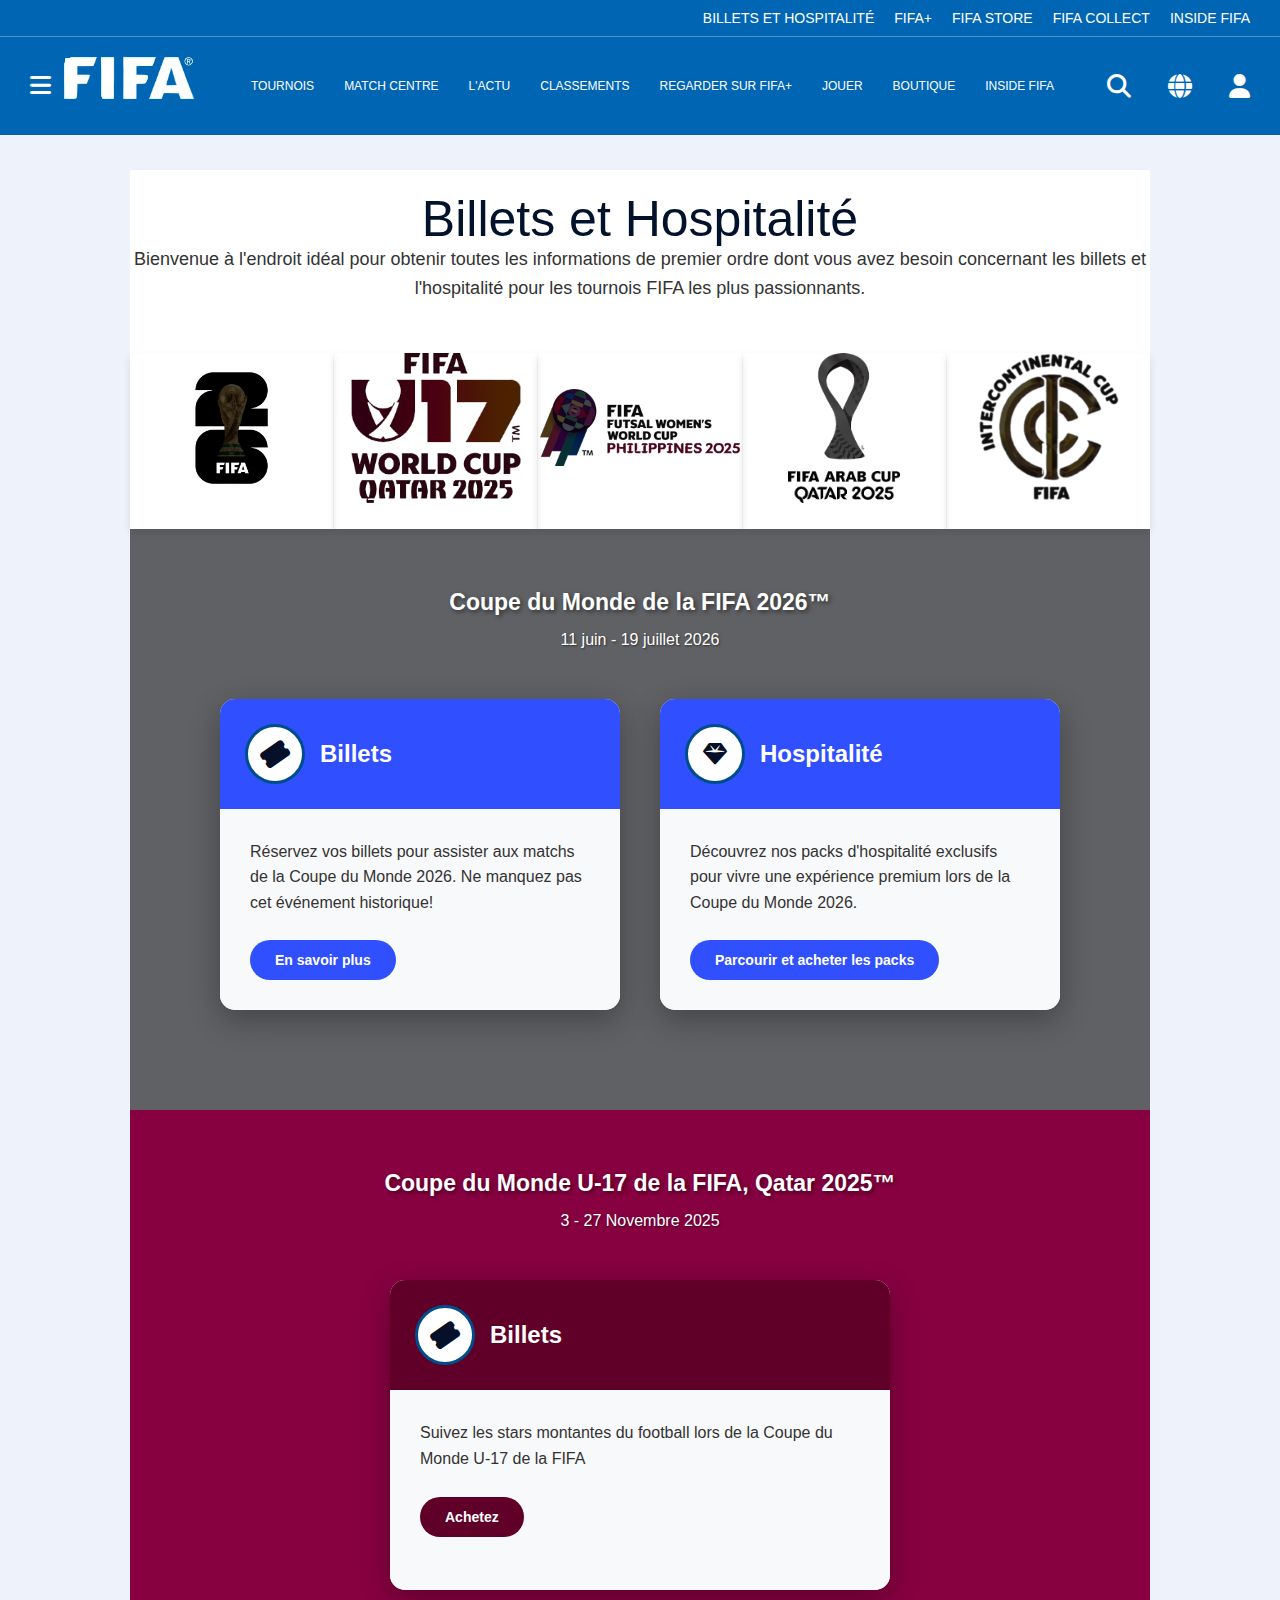
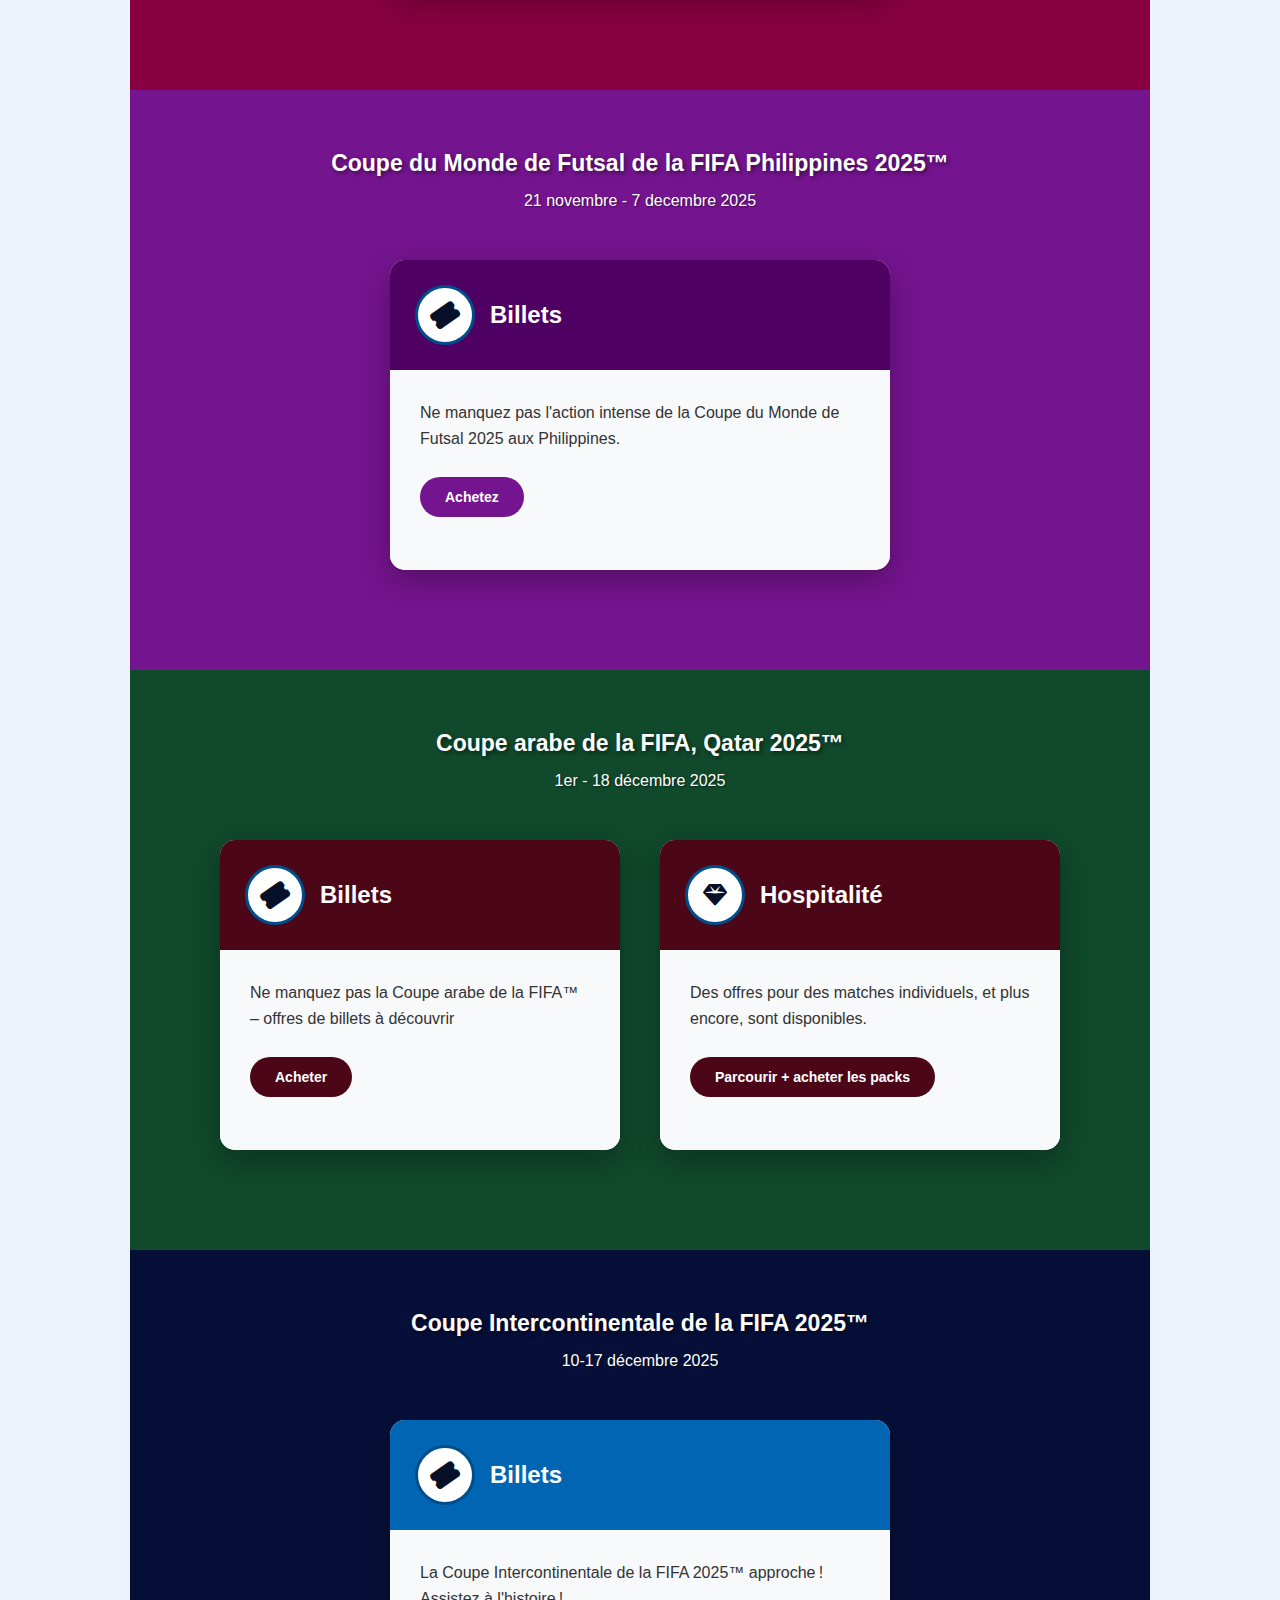
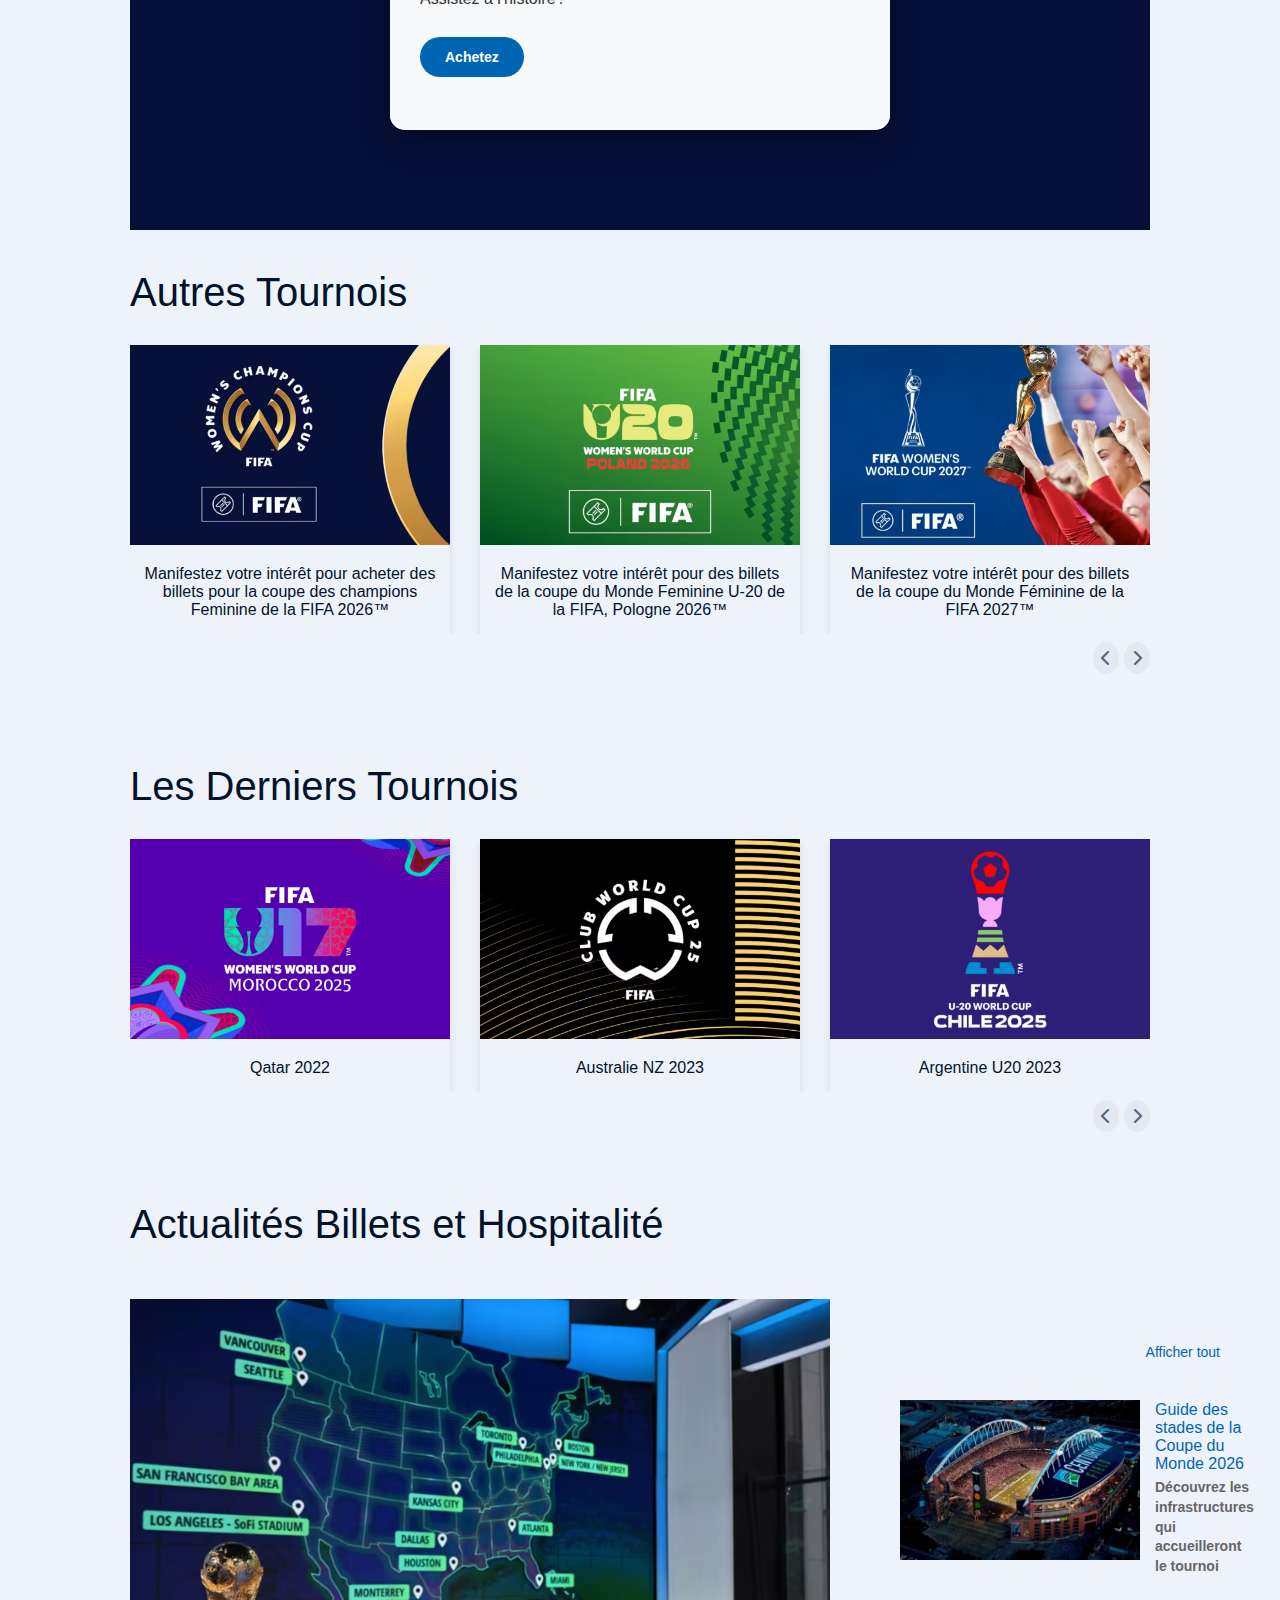
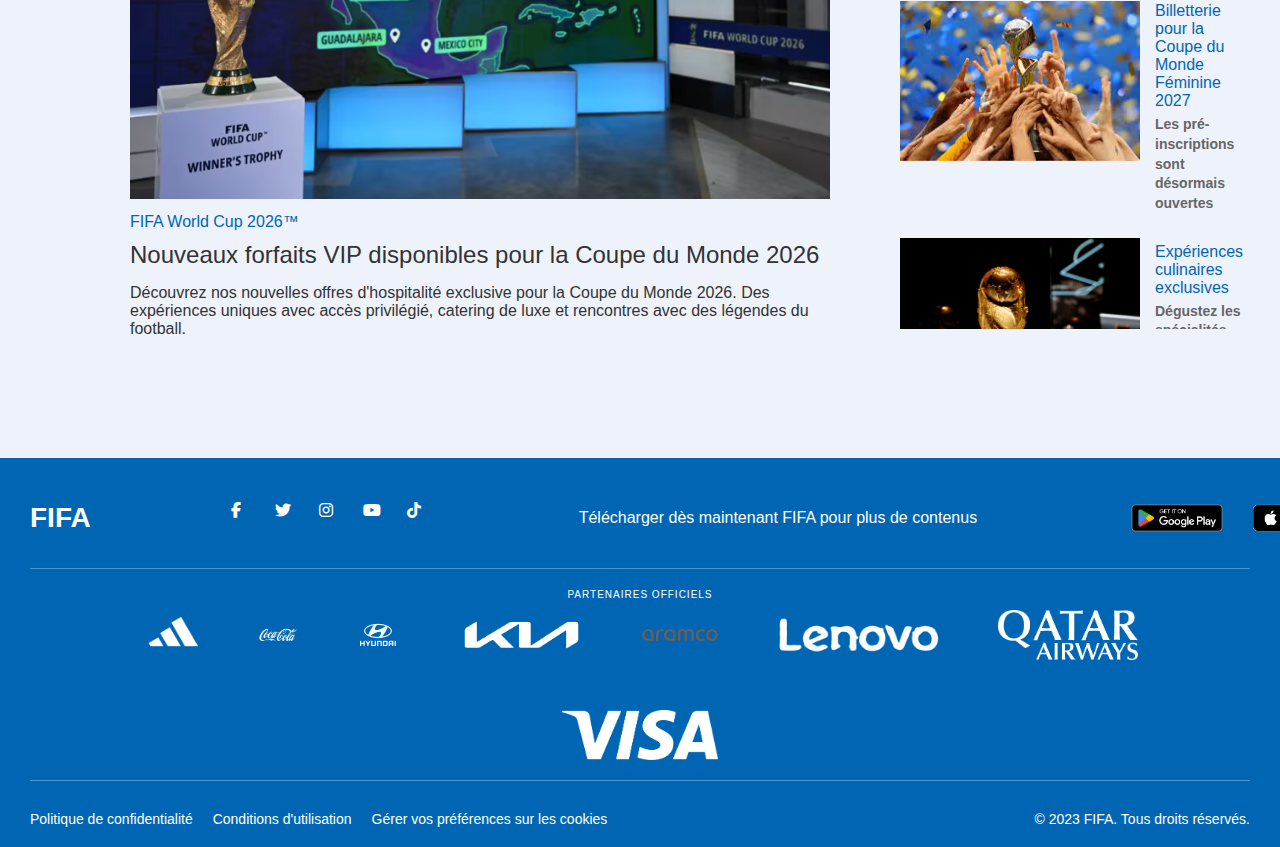
<file: index.html>
<!DOCTYPE html>
<html lang="fr">
<head>
    <meta charset="UTF-8">
    <meta name="viewport" content="width=device-width, initial-scale=1.0">
    <title>FIFA - Site Officiel</title>
    <link rel="stylesheet" href="https://cdnjs.cloudflare.com/ajax/libs/font-awesome/6.4.0/css/all.min.css">
    <link rel="stylesheet" href="style.css">
</head>
<body>

    <header>
    <!-- Navbar supérieure -->
        <div class="top-navbar">
            <a href="fifa_hospitality/hospitality.html">BILLETS ET HOSPITALITÉ</a>
            <a href="singles_matches/singles.html">FIFA+</a>
            <a href="shoppingplace/shopping.html">FIFA STORE</a>
            <a href="#">FIFA COLLECT</a>
            <a href="#">INSIDE FIFA</a>
        </div>

        <!-- Navbar principale -->
        <nav class="navbar">
            <div class="menu-icon" id="menuToggle">
                <i class="fas fa-bars"></i>
            </div>
            <div class="logo">
                <img src="assets/images/logo_fifa.png" alt="FIFA Logo">
            </div>
            <div class="nav-links">
                <a href="singles_matches/singles.html">TOURNOIS</a>
                <a href="singles_matches/singles.html">MATCH CENTRE</a>
                <a href="#section-container">L'ACTU</a>
                <a href="singles_matches/singles.html">CLASSEMENTS</a>
                <a href="fifa_hospitality/hospitality.html#section-1">REGARDER SUR FIFA+</a>
                <a href="fifa_hospitality/hospitality.html#section-3-container">JOUER</a>
                <a href="shoppingplace/shopping.html">BOUTIQUE</a>
                <a href="#section">INSIDE FIFA</a>
            </div>
            <div class="nav-right">
                <i class="fas fa-search"></i>
                <i class="fas fa-globe"></i>
            <a href="signin.html" style="text-decoration: none;">
                <i class="fas fa-user"></i>
            </a>
            </div>
        </nav>
</header>
    
    <div class="container">

        <div class="parent">
                <section class="section-billets_hospitalité">
                    <div class="section-header">
                        <h2 class="section-title">Billets et Hospitalité</h2>
                        <p class="section-description">Bienvenue à l'endroit idéal pour obtenir toutes les informations de premier ordre dont vous avez besoin concernant les billets et<br> l'hospitalité pour les tournois FIFA les plus passionnants.</p>
                    </div>
                    
                    
                    <div class="tournament-links">
                        <div class="tournament-link">
                            <a href="#coupemonde2026">
                            <img src="assets/images/FIFA-2026-World-Cup-Logo-768x953-removebg-preview.png" alt="Coupe du monde 2026">
                            <span></span>
                            </a>
                        </div>
                        <div class="tournament-link">
                            <a href="#worldcupqatar2025">
                            <img src="assets/images/images-removebg-preview.png" alt="World cup qatar 2025">
                            <span></span>
                            </a>
                        </div>
                        <div class="tournament-link">
                            <a href="#coupemondefutsal2025">
                            <img src="assets/images/2025_FIFA_Futsal_Women_s_World_Cup_Logo-removebg-preview.png" alt="Coupe du monde Futsal 2025">
                            <span></span>
                            </a>
                        </div>
                        <div class="tournament-link">
                            <a href="#Fifaarabecup2025">
                            <img src="assets/images/2025_FIFA_Arab_Cup.png" alt="2025_FIFA_Arab_Cup">
                            <span></span>
                            </a>
                        </div>
                        <div class="tournament-link">
                            <a href="#Fifaarabecup2025">
                            <img src="assets/images/FIFA_Intercontinental_Cup.1.png" alt="2025_FIFA_Arab_Cup">
                            <span></span>
                            </a>
                        </div>
                    </div>
                </section>           

            <!-- Section Coupe du monde 2026 -->
            <section id="coupemonde2026" class="tournament-section">
                <h2>Coupe du Monde de la FIFA 2026™</h2>
                <p class="section-subtitle">11 juin - 19 juillet 2026</p>
                
                <div class="dialog-container">
                    <div class="dialog-box">
                        <div class="dialog-header">
                            <div class="dialog-icon">
                                <i class="fas fa-ticket-alt"></i>
                            </div>
                            <h3 class="dialog-title">Billets</h3>
                        </div>
                        <div class="dialog-body">
                            <p class="dialog-text">Réservez vos billets pour assister aux matchs de la Coupe du Monde 2026. Ne manquez pas cet événement historique!</p>
                            <a href="#" class="dialog-btn">En savoir plus</a>
                        </div>
                    </div>
                    
                    <div class="dialog-box">
                        <div class="dialog-header">
                            <div class="dialog-icon">
                                <i class="fas fa-gem"></i>
                            </div>
                            <h3 class="dialog-title">Hospitalité</h3>
                        </div>
                        <div class="dialog-body">
                            <p class="dialog-text">Découvrez nos packs d'hospitalité exclusifs pour vivre une expérience premium lors de la Coupe du Monde 2026.</p>
                            <a href="#" class="dialog-btn">Parcourir et acheter les packs</a>
                        </div>
                    </div>
                </div>
            </section>

            <!-- Section Coupe du monde féminine 2027 -->
            <section id="coupemondeU-172025delaFIFAQatar2025" class="tournament-section">
                <h2>Coupe du Monde U-17 de la FIFA, Qatar 2025™</h2>
                <p class="section-subtitle">3 - 27 Novembre 2025</p>
                
                <div class="dialog-container">
                    <div class="dialog-box center">
                        <div class="dialog-header">
                            <div class="dialog-icon">
                                <i class="fas fa-ticket-alt"></i>
                            </div>
                            <h3 class="dialog-title">Billets</h3>
                        </div>
                        <div class="dialog-body">
                            <p class="dialog-text">Suivez les stars montantes du football lors de la Coupe du Monde U-17 de la FIFA</p>
                            <a href="#" class="dialog-btn">Achetez</a>
                        </div>
                    </div>
                </div>
            </section>

            <!-- Section Coupe du monde U20 2025 -->
            <section id="coupemondeU202025" class="tournament-section">
                <h2>Coupe du Monde de Futsal de la FIFA Philippines 2025™</h2>
                <p class="section-subtitle">21 novembre - 7 decembre 2025</p>
                
                <div class="dialog-container">
                    <div class="dialog-box center">
                        <div class="dialog-header">
                            <div class="dialog-icon">
                                <i class="fas fa-ticket-alt"></i>
                            </div>
                            <h3 class="dialog-title">Billets</h3>
                        </div>
                        <div class="dialog-body">
                            <p class="dialog-text">Ne manquez pas l'action intense de la Coupe du Monde de Futsal 2025 aux Philippines.</p>
                            <a href="#" class="dialog-btn">Achetez</a>
                        </div>
                    </div>
                </div>
            </section>

            <section id="coupearabe2025" class="tournament-section">
                <h2>Coupe arabe de la FIFA, Qatar 2025™</h2>
                <p class="section-subtitle">1er - 18 décembre 2025</p>
                
                <div class="dialog-container">
                    <div class="dialog-box">
                        <div class="dialog-header">
                            <div class="dialog-icon">
                                <i class="fas fa-ticket-alt"></i>
                            </div>
                            <h3 class="dialog-title">Billets</h3>
                        </div>
                        <div class="dialog-body">
                            <p class="dialog-text">Ne manquez pas la Coupe arabe de la FIFA™ – offres de billets à découvrir</p>
                            <a href="#" class="dialog-btn">Acheter</a>
                        </div>
                    </div>
                    
                    <div class="dialog-box">
                        <div class="dialog-header">
                            <div class="dialog-icon">
                                <i class="fas fa-gem"></i>
                            </div>
                            <h3 class="dialog-title">Hospitalité</h3>
                        </div>
                        <div class="dialog-body">
                            <p class="dialog-text">Des offres pour des matches individuels, et plus encore, sont disponibles.</p>
                            <a href="#" class="dialog-btn">Parcourir + acheter les packs</a>
                        </div>
                    </div>
                </div>
            </section>

            <!-- Section Coupe du monde Futsal 2025 -->
            <section id="intercontinentalecoupe" class="tournament-section">
                <h2>Coupe Intercontinentale de la FIFA 2025™</h2>
                <p class="section-subtitle">10-17 décembre 2025</p>
                
                <div class="dialog-container">
                    <div class="dialog-box center">
                        <div class="dialog-header">
                            <div class="dialog-icon">
                                <i class="fas fa-ticket-alt"></i>
                            </div>
                            <h3 class="dialog-title">Billets</h3>
                        </div>
                        <div class="dialog-body">
                            <p class="dialog-text">La Coupe Intercontinentale de la FIFA 2025™ approche ! Assistez à l'histoire !</p>
                            <a href="#" class="dialog-btn">Achetez</a>
                        </div>
                    </div>
                </div>
            </section>
        </div>

                <!-- Section Autres Tournois -->
                <section class="section_derniers_tournois1">
                    <h2 class="section-titrers">Autres Tournois</h2>
                    <div class="last-tournament">
                        <div class="tournaments-carousel">
                            <div class="tournament-items">
                                <img src="assets/images/1.png" alt="Qatar 2022">
                                <p>Manifestez votre intérêt pour acheter des billets pour la coupe des champions Feminine de la FIFA 2026™</p>
                            </div>
                            <div class="tournament-items">
                                <img src="assets/images/2.png" alt="Australie NZ 2023">
                                <p>Manifestez votre intérêt pour des billets de la coupe du Monde Feminine U-20 de la FIFA, Pologne 2026™</p>
                            </div>
                            <div class="tournament-items">
                                <img src="assets/images/3.png" alt="Argentine U20 2023">
                                <p>Manifestez votre intérêt pour des billets de la coupe du Monde Féminine de la FIFA 2027™</p>
                            </div>
                            <div class="tournament-items">
                                <img src="assets/images/4.png" alt="Lituanie Futsal 2021">
                                <p>Hospitalité pour la coupe du Monde Feminine de la FIFA 2027™</p>
                            </div>
                        </div>
                    </div>
                    <div class="carousel-controls">
                        <i class="fas fa-chevron-left"></i>
                        <i class="fas fa-chevron-right"></i>
                    </div>
                </section>

                <!-- Section Derniers Tournois -->
                <section class="section_derniers_tournois">
                    <h2 class="section-titrer">Les Derniers Tournois</h2>
                    <div class="last-tournaments">
                        <div class="tournament-carousel">
                            <div class="tournament-item">
                                <img src="assets/images/Capture d'écran 2025-11-24 120710.png" alt="Qatar 2022">
                                <p>Qatar 2022</p>
                            </div>
                            <div class="tournament-item">
                                <img src="assets/images/Capture d'écran 2025-11-24 120824.png" alt="Australie NZ 2023">
                                <p>Australie NZ 2023</p>
                            </div>
                            <div class="tournament-item">
                                <img src="assets/images/Capture d'écran 2025-11-24 120749.png" alt="Argentine U20 2023">
                                <p>Argentine U20 2023</p>
                            </div>
                            <div class="tournament-item">
                                <img src="assets/images/Capture d'écran 2025-11-24 120710.png" alt="Lituanie Futsal 2021">
                                <p>Lituanie Futsal 2021</p>
                            </div>
                            <div class="tournament-item">
                                <img src="assets/images/Capture d'écran 2025-11-24 120824.png" alt="Brésil 2019">
                                <p>Brésil 2019</p>
                            </div>
                            <div class="tournament-item">
                                <img src="assets/images/Capture d'écran 2025-11-24 120749.png" alt="France 2019">
                                <p>France 2019</p>
                            </div>
                        </div>
                    </div>
                    <div class="carousel-controls">
                        <i class="fas fa-chevron-left"></i>
                        <i class="fas fa-chevron-right"></i>
                    </div>
                </section>

                <!-- Section Actualités Billets et Hospitalité -->
                <section class="section" id="section-container">
                    <div class="news-container">
                        <h2 class="section-title_news">Actualités Billets et Hospitalité</h2>
                        <div class="news-section">
                                <div class="news-main">
                                    <img src="assets/images/Actu_fifa.png" alt="Actualité Principale" class="news-image">
                                    <a href="#" class="news-link">FIFA World Cup 2026™</a>
                                    <a href="#" class="news-article">
                                        <h3 class="news-title">Nouveaux forfaits VIP disponibles pour la Coupe du Monde 2026</h3>
                                        <p>Découvrez nos nouvelles offres d'hospitalité exclusive pour la Coupe du Monde 2026. Des expériences uniques avec accès privilégié, catering de luxe et rencontres avec des légendes du football.</p>
                                    </a>
                                </div>
                                <div class="news-sidebar">
                                <div class="sidebar-header">
                                    <a href="#" class="show-all">Afficher tout</a>
                                </div>
                                <div class="sidebar-box">
                                    <img src="assets/images/Stade coupe du monde.jpg" alt="Article 1">
                                    <div class="sidebar-content">
                                        <a href="#">Guide des stades de la Coupe du Monde 2026</a>
                                        <h4>Découvrez les infrastructures qui accueilleront le tournoi</h4>
                                    </div>
                                </div>
                                <div class="sidebar-box">
                                    <img src="assets/images/CDM femme.jpg" alt="Article 2">
                                    <div class="sidebar-content">
                                        <a href="#">Billetterie pour la Coupe du Monde Féminine 2027</a>
                                        <h4>Les pré-inscriptions sont désormais ouvertes</h4>
                                    </div>
                                </div>
                                <div class="sidebar-box">
                                    <img src="assets/images/Derniere.jpg" alt="Article 3">
                                    <div class="sidebar-content">
                                        <a href="#">Expériences culinaires exclusives</a>
                                        <h4>Dégustez les spécialités locales lors des matchs</h4>
                                    </div>
                                </div>
                                <div class="sidebar-box">
                                    <img src="assets/images/Stade coupe du monde.jpg" alt="Article 1">
                                    <div class="sidebar-content">
                                        <a href="#">Guide des stades de la Coupe du Monde 2026</a>
                                        <h4>Découvrez les infrastructures qui accueilleront le tournoi</h4>
                                    </div>
                                </div>
                                <div class="sidebar-box">
                                    <img src="assets/images/CDM femme.jpg" alt="Article 2">
                                    <div class="sidebar-content">
                                        <a href="#">Billetterie pour la Coupe du Monde Féminine 2027</a>
                                        <h4>Les pré-inscriptions sont désormais ouvertes</h4>
                                    </div>
                                </div>
                                <div class="sidebar-box">
                                    <img src="assets/images/Derniere.jpg" alt="Article 3">
                                    <div class="sidebar-content">
                                        <a href="#">Expériences culinaires exclusives</a>
                                        <h4>Dégustez les spécialités locales lors des matchs</h4>
                                    </div>
                                </div>
                                <div class="sidebar-box">
                                    <img src="assets/images/Stade coupe du monde.jpg" alt="Article 1">
                                    <div class="sidebar-content">
                                        <a href="#">Guide des stades de la Coupe du Monde 2026</a>
                                        <h4>Découvrez les infrastructures qui accueilleront le tournoi</h4>
                                    </div>
                                </div>
                                <div class="sidebar-box">
                                    <img src="assets/images/CDM femme.jpg" alt="Article 2">
                                    <div class="sidebar-content">
                                        <a href="#">Billetterie pour la Coupe du Monde Féminine 2027</a>
                                        <h4>Les pré-inscriptions sont désormais ouvertes</h4>
                                    </div>
                                </div>
                                <div class="sidebar-box">
                                    <img src="assets/images/Derniere.jpg" alt="Article 3">
                                    <div class="sidebar-content">
                                        <a href="#">Expériences culinaires exclusives</a>
                                        <h4>Dégustez les spécialités locales lors des matchs</h4>
                                    </div>
                                </div>
                            </div>
                        </div>
                    </div>
                </section>
    </div>

    <!-- Footer -->
    <footer>
        <div class="footer-top">
            <div class="footer-logo">FIFA</div>
            <div class="social-icons">
                <i class="fab fa-facebook-f"></i>
                <i class="fab fa-twitter"></i>
                <i class="fab fa-instagram"></i>
                <i class="fab fa-youtube"></i>
                <i class="fab fa-tiktok"></i>
            </div>
            <div class="footer-paragraphe">
                <p>Télécharger dès maintenant FIFA pour plus de contenus</p>
            </div>
            <div class="app-stores">
                <img src="assets/icones/play store.png">
                <img src="assets/icones/itunes-app-store-apple-logo-portable-network-graphics-png-favpng-UKEpRYur5ivzhqLqVM99XbTAq-removebg-preview.png">
                <!--<i class="fab fa-apple"></i>
                <i class="fab fa-google-play"></i>-->
            </div>
        </div>
        
        <div class="footer-divider"></div>
        
        <div class="footer-middle">
            <h3>Partenaires Officiels</h3>
            <div class="partenaire-logos">
                <img src="assets/icones/adidas_white-removebg-preview.png">
                <img src="assets/icones/coca_Cola.png">
                <img src="assets/icones/Hyundai-removebg-preview.png">
                <img src="assets/icones/logo_kia_2021_white.png">
                <img src="assets/icones/Aramco-removebg-preview.png">
                <img src="assets/icones/Leonvo-removebg-preview.png">
                <img src="assets/icones/Quatar_airways-removebg-preview.png">
                <img src="assets/icones/Visa-removebg-preview.png">
            </div>
        </div>
        
        <div class="footer-divider"></div>
        
        <div class="footer-bottom">
            <div class="footer-links">
                <a href="#">Politique de confidentialité</a>
                <a href="#">Conditions d'utilisation</a>
                <a href="#">Gérer vos préférences sur les cookies</a>
            </div>
            <div class="copyright">
                © 2023 FIFA. Tous droits réservés.
            </div>
        </div>
    </footer>

    <script>
        // Script pour le carousel
        document.addEventListener('DOMContentLoaded', function() {
            const carousel = document.querySelector('.tournament-carousel');
            const items = document.querySelectorAll('.tournament-item');
            const prevBtn = document.querySelector('.fa-chevron-left');
            const nextBtn = document.querySelector('.fa-chevron-right');
            
            let currentIndex = 0;
            const itemsPerView = 3;
            
            function updateCarousel() {
                const itemWidth = items[0].offsetWidth + 20; // width + margin-right
                carousel.style.transform = `translateX(-${currentIndex * itemWidth}px)`;
            }
            
            nextBtn.addEventListener('click', function() {
                if (currentIndex < items.length - itemsPerView) {
                    currentIndex++;
                    updateCarousel();
                }
            });
            
            prevBtn.addEventListener('click', function() {
                if (currentIndex > 0) {
                    currentIndex--;
                    updateCarousel();
                }
            });
            
            // Ajuster le carousel au redimensionnement de la fenêtre
            window.addEventListener('resize', updateCarousel);
        });
    </script>
</body>
</html>
</file>
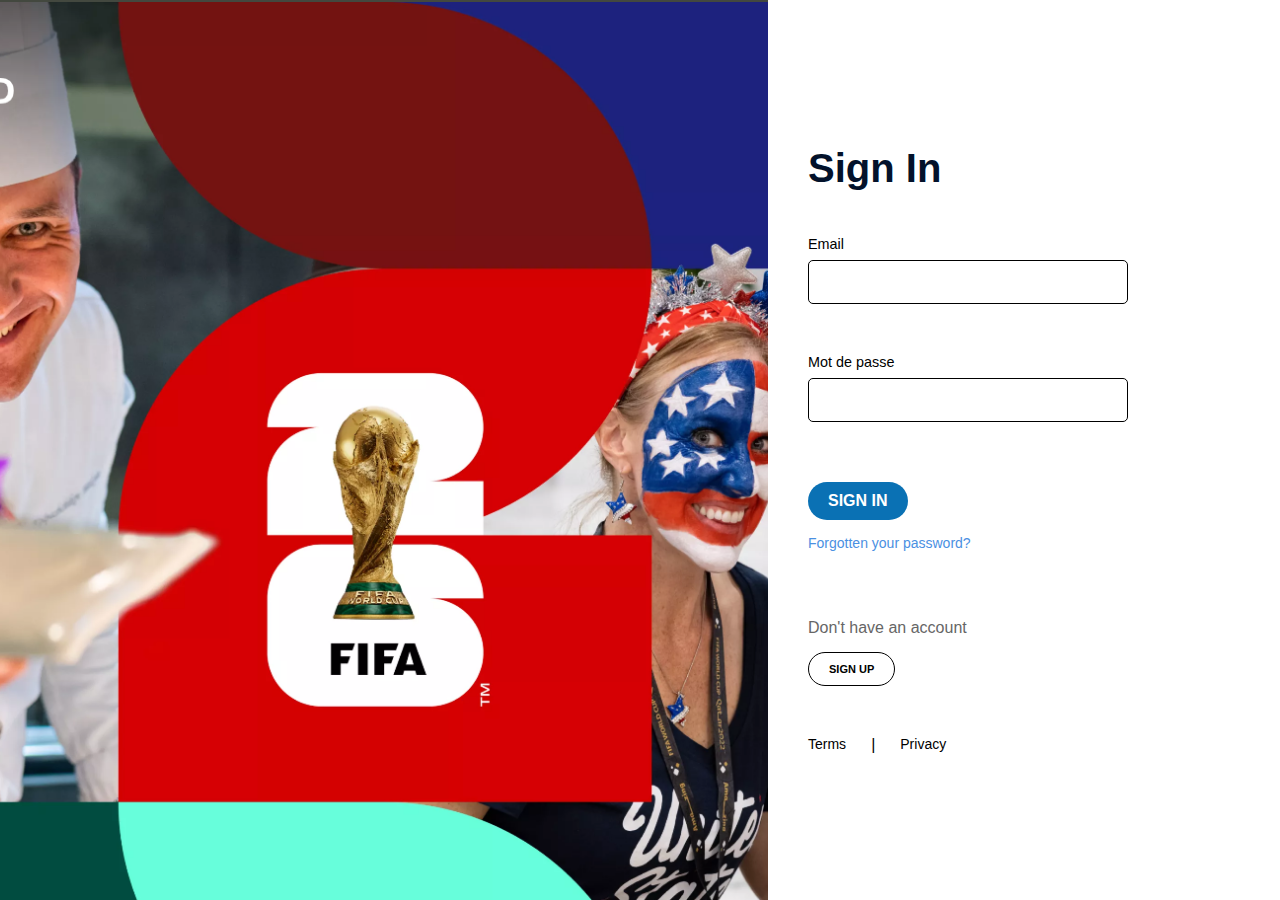
<file: signin.html>
<!DOCTYPE html>
<html lang="fr">
<head>
    <meta charset="UTF-8">
    <meta name="viewport" content="width=device-width, initial-scale=1.0">
    <title>Connexion - Interface Moderne</title>
    <link rel="stylesheet" href="signin.css">
</head>
<body>
    <div class="background-section"></div>
    
    <div class="form-section">
        <h2>Sign In</h2>
        
        <form>
            <div class="form-group">
                <label for="email">Email</label>
                <input type="email" id="email" placeholder="" required>
            </div>
            
            <div class="form-group">
                <label for="password">Mot de passe</label>
                <input type="password" id="password" placeholder="" required>
            </div>
            
            <button type="submit" class="btn">SIGN IN</button>
            <!--<a href="signup2.html" class="btn">SIGN IN</a>-->
            
            <div class="forgot-password">
                <label for="dialog-toggle" class="forgot-link">Forgotten your password?</label>
            </div>
        </form>
        
        <div class="signup-section">
            <p>Don't have an account</p>
            <a href="signup.html" class="btn-signup">SIGN UP</a>
        </div>
        <input type="checkbox" id="dialog-toggle">
    <div class="dialog-overlay">
        <div class="dialog">
            <h2>Forgotten your password?</h2>
            <p>Enter your email address below and click on 'SEND ME A LINK'. A link to change your password will be sent to you.</p>
            
            <div class="form-group">
                <label for="reset-email">Email</label>
                <input type="email" id="reset-email" placeholder="Votre adresse email" required>
            </div>
            
            <div class="dialog-buttons">
                <label for="dialog-toggle" class="btn-cancel">Cancel</label>
                <button type="button" class="btn-send">SEND ME A LINK</button>
            </div>
        </div>
    </div>
        <div class="footer">
            <a href="#">Terms</a>
            <span class="separator">|</span>
            <a href="#">Privacy</a>
        </div>
    </div>
    
</body>
</html>
</file>
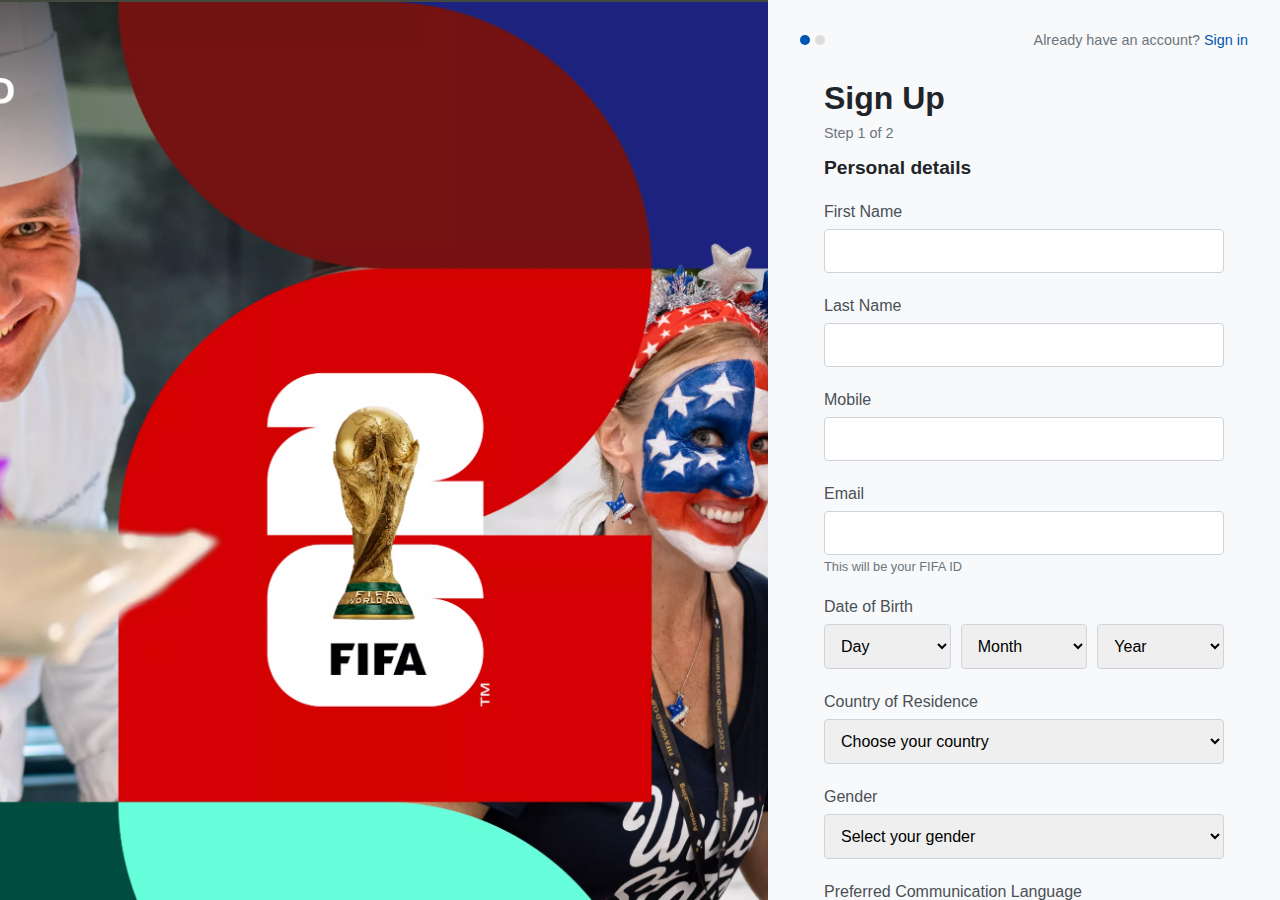
<file: signup.html>
<!DOCTYPE html>
<html lang="fr">
<head>
    <meta charset="UTF-8">
    <meta name="viewport" content="width=device-width, initial-scale=1.0">
    <title>Sign Up - FIFA</title>
    <link rel="stylesheet" href="signup.css">
</head>
<body>
    <!-- Section image -->
    <div class="image-section"></div>

    <!-- Section formulaire -->
    <div class="form-section">
        <!-- Header -->
        <div class="form-header">
            <div class="steps">
                <div class="step-dot active"></div>
                <div class="step-dot"></div>
            </div>
            <div class="account-link">
                Already have an account? <a href="signin.html">Sign in</a>
            </div>
        </div>

        <!-- Contenu principal -->
        <div class="form-content">
            <!-- Étape 1 -->
            <div class="form-step" id="step1">
                <h1 class="form-title">Sign Up</h1>
                <p class="step-indicator">Step 1 of 2</p>
                <h2 class="section-title">Personal details</h2>

                <form>
                    <div class="form-group">
                        <label for="firstName">First Name</label>
                        <input type="text" id="firstName" required>
                    </div>

                    <div class="form-group">
                        <label for="lastName">Last Name</label>
                        <input type="text" id="lastName" required>
                    </div>

                    <div class="form-group">
                        <label for="mobile">Mobile</label>
                        <input type="tel" id="mobile" required>
                    </div>

                    <div class="form-group">
                        <label for="email">Email</label>
                        <input type="email" id="email" required>
                        <p class="hint">This will be your FIFA ID</p>
                    </div>

                    <div class="form-group">
                        <label for="dateOfBirth">Date of Birth</label>
                        <div class="date-group">
                            <select id="day" required>
                                <option value="" disabled selected>Day</option>
                                <option value="1">1</option>
                                <option value="2">2</option>
                                <option value="3">3</option>
                                <option value="4">4</option>
                                <option value="5">5</option>
                                <option value="6">6</option>
                                <option value="7">7</option>
                                <option value="8">8</option>
                                <option value="9">9</option>
                                <option value="10">10</option>
                                <option value="11">11</option>
                                <option value="12">12</option>
                                <option value="13">13</option>
                                <option value="14">14</option>
                                <option value="15">15</option>
                                <option value="16">16</option>
                                <option value="17">17</option>
                                <option value="18">18</option>
                                <option value="19">19</option>
                                <option value="20">20</option>
                                <option value="21">21</option>
                                <option value="22">22</option>
                                <option value="23">23</option>
                                <option value="24">24</option>
                                <option value="25">25</option>
                                <option value="26">26</option>
                                <option value="27">27</option>
                                <option value="28">28</option>
                                <option value="29">29</option>
                                <option value="30">30</option>
                                <option value="31">31</option>
                            </select>
                            <select id="month" required>
                                <option value="" disabled selected>Month</option>
                                <option value="1">January</option>
                                <option value="2">February</option>
                                <option value="3">March</option>
                                <option value="4">April</option>
                                <option value="5">May</option>
                                <option value="6">June</option>
                                <option value="7">July</option>
                                <option value="8">August</option>
                                <option value="9">September</option>
                                <option value="10">October</option>
                                <option value="11">November</option>
                                <option value="12">December</option>
                            </select>
                            <select id="year" required>
                                <option value="" disabled selected>Year</option>
                                <option value="1990">1990</option>
                                <option value="1991">1991</option>
                                <option value="1992">1992</option>
                                <option value="1993">1993</option>
                                <option value="1994">1994</option>
                                <option value="1995">1995</option>
                                <option value="1996">1996</option>
                                <option value="1997">1997</option>
                                <option value="1998">1998</option>
                                <option value="1999">1999</option>
                                <option value="2000">2000</option>
                                <option value="2001">2001</option>
                                <option value="2002">2002</option>
                                <option value="2003">2003</option>
                                <option value="2004">2004</option>
                                <option value="2005">2005</option>
                                <option value="2006">2006</option>
                                <option value="2007">2007</option>
                                <option value="2008">2008</option>
                                <option value="2009">2009</option>
                                <option value="2010">2010</option>
                                <option value="2011">2011</option>
                                <option value="2012">2012</option>
                                <option value="2013">2013</option>
                                <option value="2014">2014</option>
                                <option value="2015">2015</option>
                                <option value="2016">2016</option>
                                <option value="2017">2017</option>
                                <option value="2018">2018</option>
                                <option value="2019">2019</option>
                                <option value="2020">2020</option>
                            </select>
                        </div>
                    </div>

                    <div class="form-group">
                        <label for="country">Country of Residence</label>
                        <select id="country" required>
                            <option value="" disabled selected>Choose your country</option>
                            <option value="Af">Afghanistan</option>
                            <option value="Al">Albania</option>
                            <option value="DZ">Algeria</option>
                            <option value="Ad">Andorra</option>
                            <option value="AO">Angola</option>
                            <option value="AI">Anguilla</option>
                            <option value="AQ">Antarctica</option>
                            <option value="AR">Argentina</option>
                            <option value="AM">Armenia</option>
                            <option value="AW">Aruba</option>
                            <option value="AU">Australia</option>
                            <option value="AT">Austria</option>
                            <option value="AZ">Azerbaijan</option>
                            <option value="BS">Bahamas</option>
                            <option value="BH">Bahrain</option>
                            <option value="BD">Bangladesh</option>
                            <option value="BE">Belgium</option>
                            <option value="BJ">Benin</option>
                            <option value="BO">Bolivia</option>
                            <option value="BW">Botswana</option>
                            <option value="BR">Brazil</option>
                            <option value="BG">Bulgaria</option>
                            <option value="BF">Burkina Faso</option>
                            <option value="BI">Burundi</option>
                            <option value="CM">Cameroon</option>
                            <option value="CA">Canada</option>
                            <option value="CV">Cape Verde</option>
                            <option value="CF">Central African Republic</option>
                            <option value="TD">Chad</option>
                            <option value="CL">Chile</option>
                            <option value="CN">China</option>
                            <option value="CO">Colombia</option>
                            <option value="KM">Comoros</option>
                            <option value="CG">Congo - Brazzaville</option>
                            <option value="CD">Congo - Kinshasa</option>
                            <option value="CR">Costa Rica</option>
                            <option value="CI">Côte d’Ivoire</option>
                            <option value="HR">Croatia</option>
                            <option value="CU">Cuba</option>
                            <option value="CY">Cyprus</option>
                            <option value="DK">Denmark</option>
                            <option value="DJ">Djibouti</option>
                            <option value="DO">Dominican Republic</option>
                            <option value="EG">Egypt</option>
                            <option value="GQ">Equatorial Guinea</option>
                            <option value="ER">Eritrea</option>
                            <option value="EE">Estonia</option>
                            <option value="SZ">Eswatini</option>
                            <option value="ET">Ethiopia</option>
                            <option value="FI">Finland</option>
                            <option value="FR">France</option>
                            <option value="GA">Gabon</option>
                            <option value="GM">Gambia</option>
                            <option value="GE">Georgia</option>
                            <option value="DE">Germany</option>
                            <option value="GH">Ghana</option>
                            <option value="GR">Greece</option>
                            <option value="GN">Guinea</option>
                            <option value="GW">Guinea-Bissau</option>
                            <option value="HT">Haiti</option>
                            <option value="HK">Hong Kong</option>
                            <option value="IN">India</option>
                            <option value="ID">Indonesia</option>
                            <option value="IR">Iran</option>
                            <option value="IQ">Iraq</option>
                            <option value="IE">Ireland</option>
                            <option value="IL">Israel</option>
                            <option value="IT">Italy</option>
                            <option value="JM">Jamaica</option>
                            <option value="JP">Japan</option>
                            <option value="JO">Jordan</option>
                            <option value="KZ">Kazakhstan</option>
                            <option value="KE">Kenya</option>
                            <option value="KG">Kyrgyzstan</option>
                            <option value="LS">Lesotho</option>
                            <option value="LR">Liberia</option>
                            <option value="LY">Libya</option>
                            <option value="LU">Luxembourg</option>
                            <option value="MG">Madagascar</option>
                            <option value="MW">Malawi</option>
                            <option value="ML">Mali</option>
                            <option value="MR">Mauritania</option>
                            <option value="MX">Mexico</option>
                            <option value="MA">Morocco</option>
                            <option value="MZ">Mozambique</option>
                            <option value="NA">Namibia</option>
                            <option value="NP">Nepal</option>
                            <option value="NL">Netherlands</option>
                            <option value="NZ">New Zealand</option>
                            <option value="NE">Niger</option>
                            <option value="NG">Nigeria</option>
                            <option value="KP">North Korea</option>
                            <option value="NO">Norway</option>
                            <option value="OM">Oman</option>
                            <option value="PK">Pakistan</option>
                            <option value="PS">Palestinian Territories</option>
                            <option value="PY">Paraguay</option>
                            <option value="PE">Peru</option>
                            <option value="PH">Philippines</option>
                            <option value="PL">Poland</option>
                            <option value="PT">Portugal</option>
                            <option value="PR">Puerto Rico</option>
                            <option value="QA">Qatar</option>
                            <option value="RU">Russia</option>
                            <option value="RW">Rwanda</option>
                            <option value="ST">São Tomé and Príncipe</option>
                            <option value="SA">Saudi Arabia</option>
                            <option value="SN">Senegal</option>
                            <option value="RS">Serbia</option>
                            <option value="SC">Seychelles</option>
                            <option value="SL">Sierra Leone</option>
                            <option value="SG">Singapore</option>
                            <option value="SX">Sint Maarten</option>
                            <option value="SK">Slovakia</option>
                            <option value="SI">Slovenia</option>
                            <option value="SO">Somalia</option>
                            <option value="ZA">South Africa</option>
                            <option value="KR">South Korea</option>
                            <option value="SS">South Sudan</option>
                            <option value="ES">Spain</option>
                            <option value="SD">Sudan</option>
                            <option value="SE">Sweden</option>
                            <option value="CH">Switzerland</option>
                            <option value="SY">Syria</option>
                            <option value="TW">Taiwan</option>
                            <option value="TJ">Tajikistan</option>
                            <option value="TZ">Tanzania</option>
                            <option value="TH">Thailand</option>
                            <option value="TG">Togo</option>
                            <option value="TN">Tunisia</option>
                            <option value="TR">Turkey</option>
                            <option value="TM">Turkmenistan</option>
                            <option value="UG">Uganda</option>
                            <option value="UA">Ukraine</option>
                            <option value="AE">United Arab Emirates</option>
                            <option value="GB">United Kingdom</option>
                            <option value="US">United States</option>
                            <option value="UY">Uruguay</option>
                            <option value="UZ">Uzbekistan</option>
                            <option value="VE">Venezuela</option>
                            <option value="VN">Vietnam</option>
                            <option value="YE">Yemen</option>
                            <option value="ZM">Zambia</option>
                            <option value="ZW">Zimbabwe</option>
                        </select>
                    </div>

                    <div class="form-group">
                        <label for="gender">Gender</label>
                        <select id="gender" required>
                            <option value="" disabled selected>Select your gender</option>
                            <option value="male">Male</option>
                            <option value="female">Female</option>
                            <option value="other">Other</option>
                        </select>
                    </div>

                    <div class="form-group">
                        <label for="language">Preferred Communication Language</label>
                        <select id="language" required>
                            <option value="" disabled selected>Choose language</option>
                            <option value="en">English</option>
                            <option value="fr">French</option>
                            <option value="es">Spanish</option>
                            <option value="de">German</option>
                            <option value="it">Italian</option>
                            <option value="ar">Arabic</option>
                        </select>
                    </div>

                    <a href="signup2.html" class="btn">CONTINUE</a>
                </form>

                <div class="form-footer">
                    <a href="#">Terms</a> <span class="separator">|</span> <a href="#">Privacy</a>
                </div>
            </div>
        </div>
    </div>
</body>
</html>
</file>
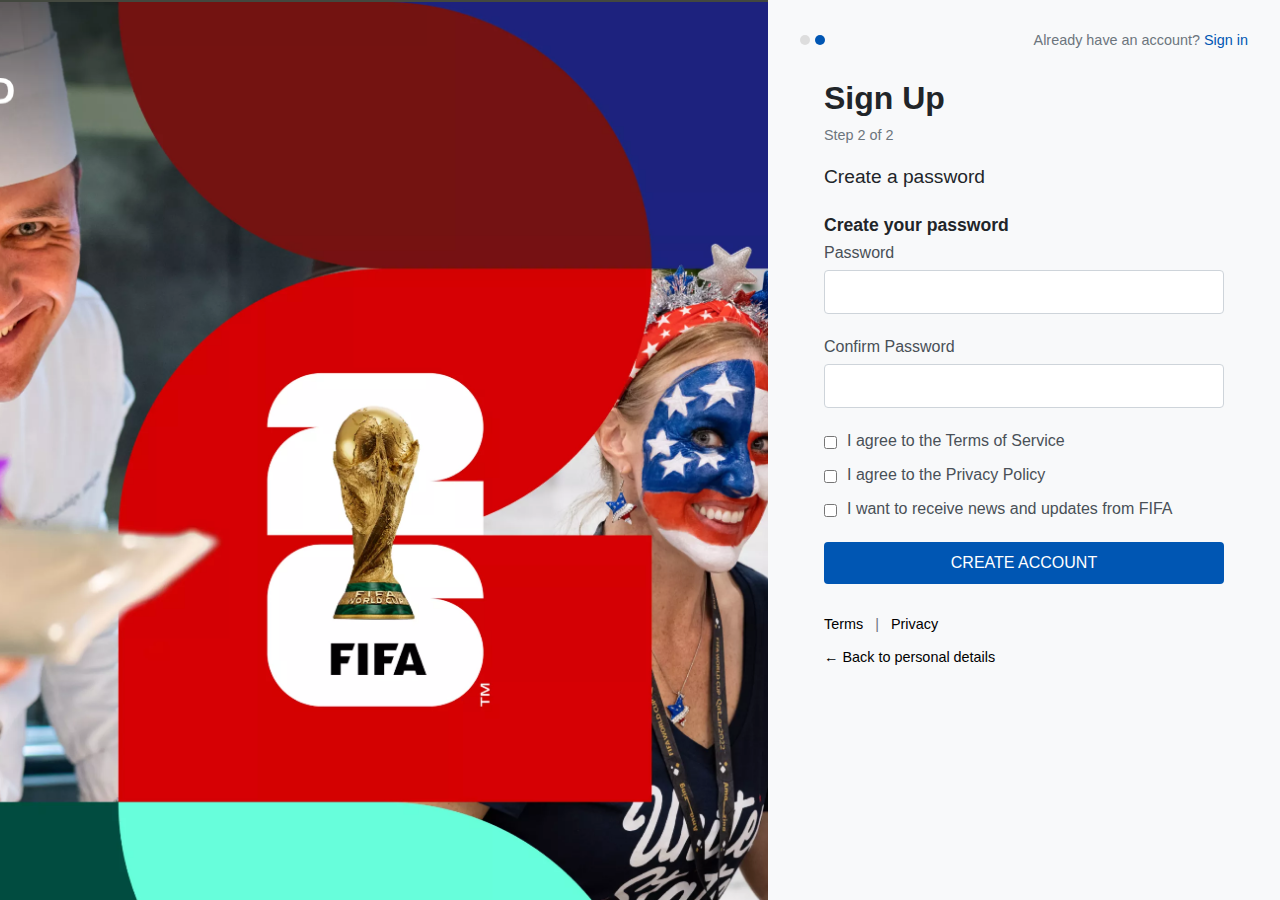
<file: signup2.html>
<!DOCTYPE html>
<html lang="fr">
<head>
    <meta charset="UTF-8">
    <meta name="viewport" content="width=device-width, initial-scale=1.0">
    <title>Sign Up - FIFA</title>
    <link rel="stylesheet" href="signup2.css">
</head>
<body>
    <!-- Section image -->
    <div class="image-section"></div>

    <!-- Section formulaire -->
    <div class="form-section">
        <!-- Header -->
        <div class="form-header">
            <div class="steps">
                <div class="step-dot"></div>
                <div class="step-dot active"></div>
            </div>
            <div class="account-link">
                Already have an account? <a href="signin.html">Sign in</a>
            </div>
        </div>

        <!-- Contenu principal -->
        <div class="form-content">
            <h1 class="form-title">Sign Up</h1>
            <p class="step-indicator">Step 2 of 2</p>
            <p class="section-title">Create a password</p>

            <form action="success.html" method="POST">
                <h3>Create your password</h3>

                <div class="form-group">
                    <label for="password">Password</label>
                    <input type="password" id="password" name="password" required>
                </div>

                <div class="form-group">
                    <label for="confirmPassword">Confirm Password</label>
                    <input type="password" id="confirmPassword" name="confirmPassword" required>
                </div>

                <div class="checkbox-group">
                    <div class="checkbox-item">
                        <input type="checkbox" id="terms" name="terms" required>
                        <label for="terms">I agree to the Terms of Service</label>
                    </div>
                    <div class="checkbox-item">
                        <input type="checkbox" id="privacy" name="privacy" required>
                        <label for="privacy">I agree to the Privacy Policy</label>
                    </div>
                    <div class="checkbox-item">
                        <input type="checkbox" id="newsletter" name="newsletter">
                        <label for="newsletter">I want to receive news and updates from FIFA</label>
                    </div>
                </div>

                <button type="submit" class="btn">CREATE ACCOUNT</button>
            </form>

            <div class="form-footer">
                <a href="#">Terms</a> <span class="separator">|</span> <a href="#">Privacy</a>
            </div>

            <div class="back-link">
                <a href="signup.html">← Back to personal details</a>
            </div>
        </div>
    </div>
</body>
</html>
</file>
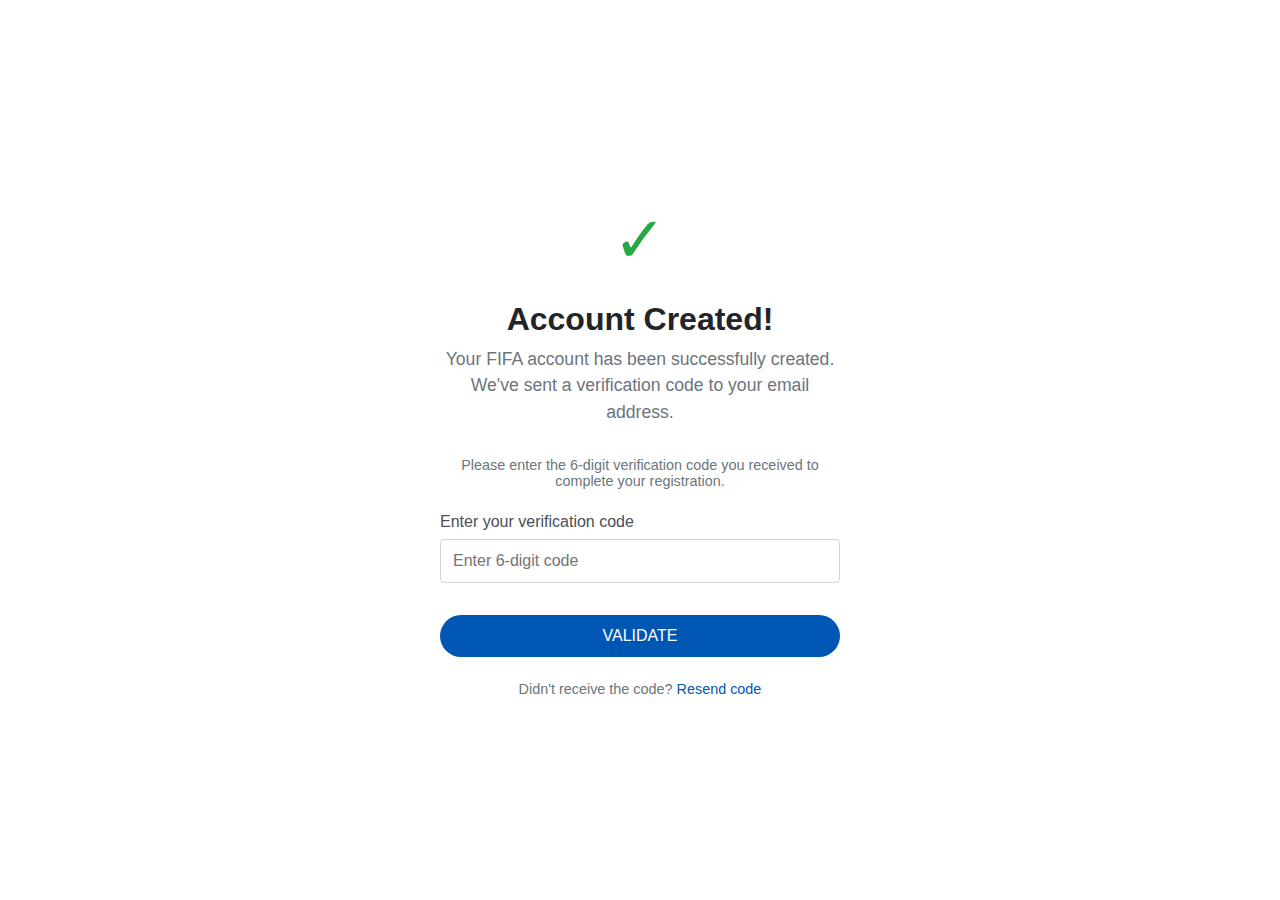
<file: succes.html>
<!DOCTYPE html>
<html lang="fr">
<head>
    <meta charset="UTF-8">
    <meta name="viewport" content="width=device-width, initial-scale=1.0">
    <title>Code Validation - FIFA</title>
    <link rel="stylesheet" href="succes.css">
</head>
<body>
    <!-- Section image -->
    <div class="image-section"></div>

    <!-- Section formulaire -->
    <div class="form-section">
        <div class="form-content">
            <div class="success-icon">✓</div>
            <h1 class="form-title">Account Created!</h1>
            <p class="success-message">
                Your FIFA account has been successfully created. 
                We've sent a verification code to your email address.
            </p>
            
            <p class="code-instructions">
                Please enter the 6-digit verification code you received to complete your registration.
            </p>

            <form action="shopping.html" method="GET">
                <div class="form-group">
                    <label for="verificationCode">Enter your verification code</label>
                    <input 
                        type="text" 
                        id="verificationCode" 
                        name="code" 
                        placeholder="Enter 6-digit code" 
                        maxlength="6"
                        pattern="[0-9]{6}"
                        title="Please enter a 6-digit code"
                        required
                    >
                </div>

                <button type="submit" class="btn">VALIDATE</button>
            </form>

            <div class="resend-link">
                Didn't receive the code? <a href="#">Resend code</a>
            </div>
        </div>
    </div>
</body>
</html>
</file>
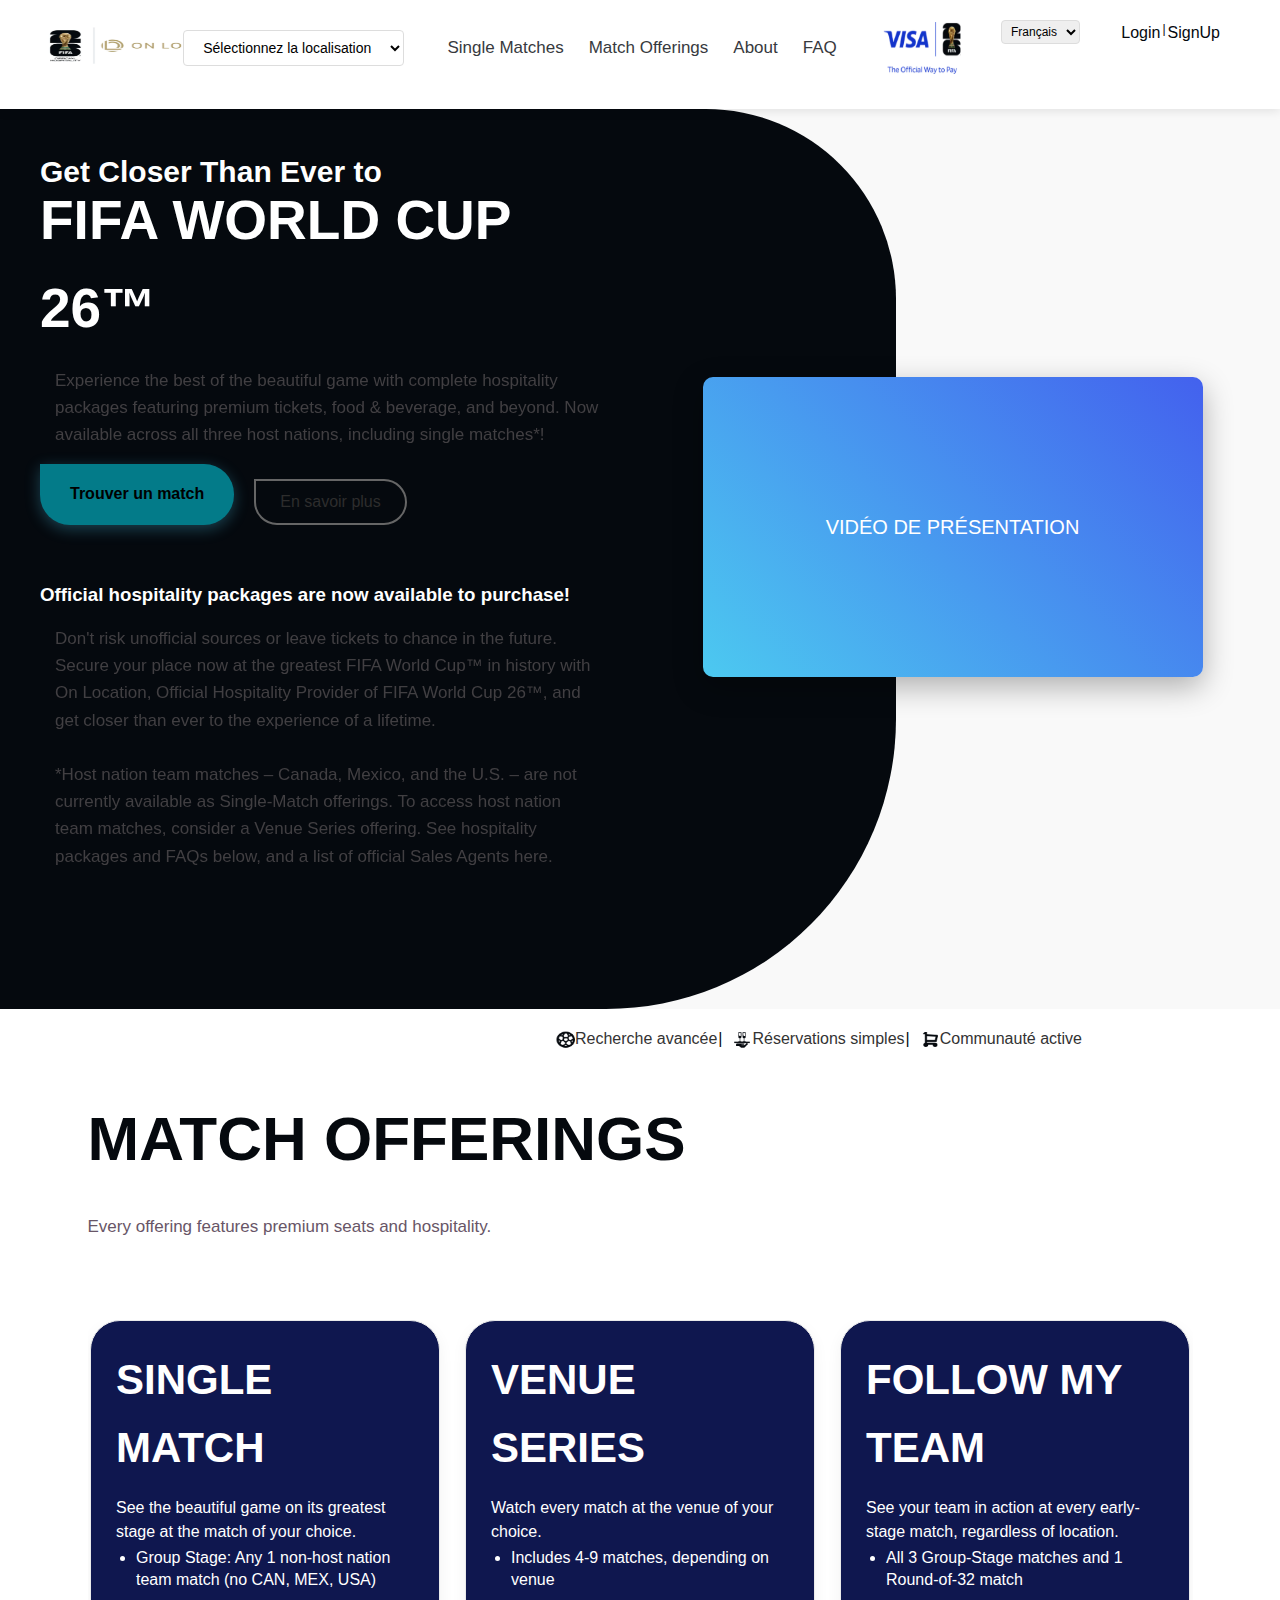
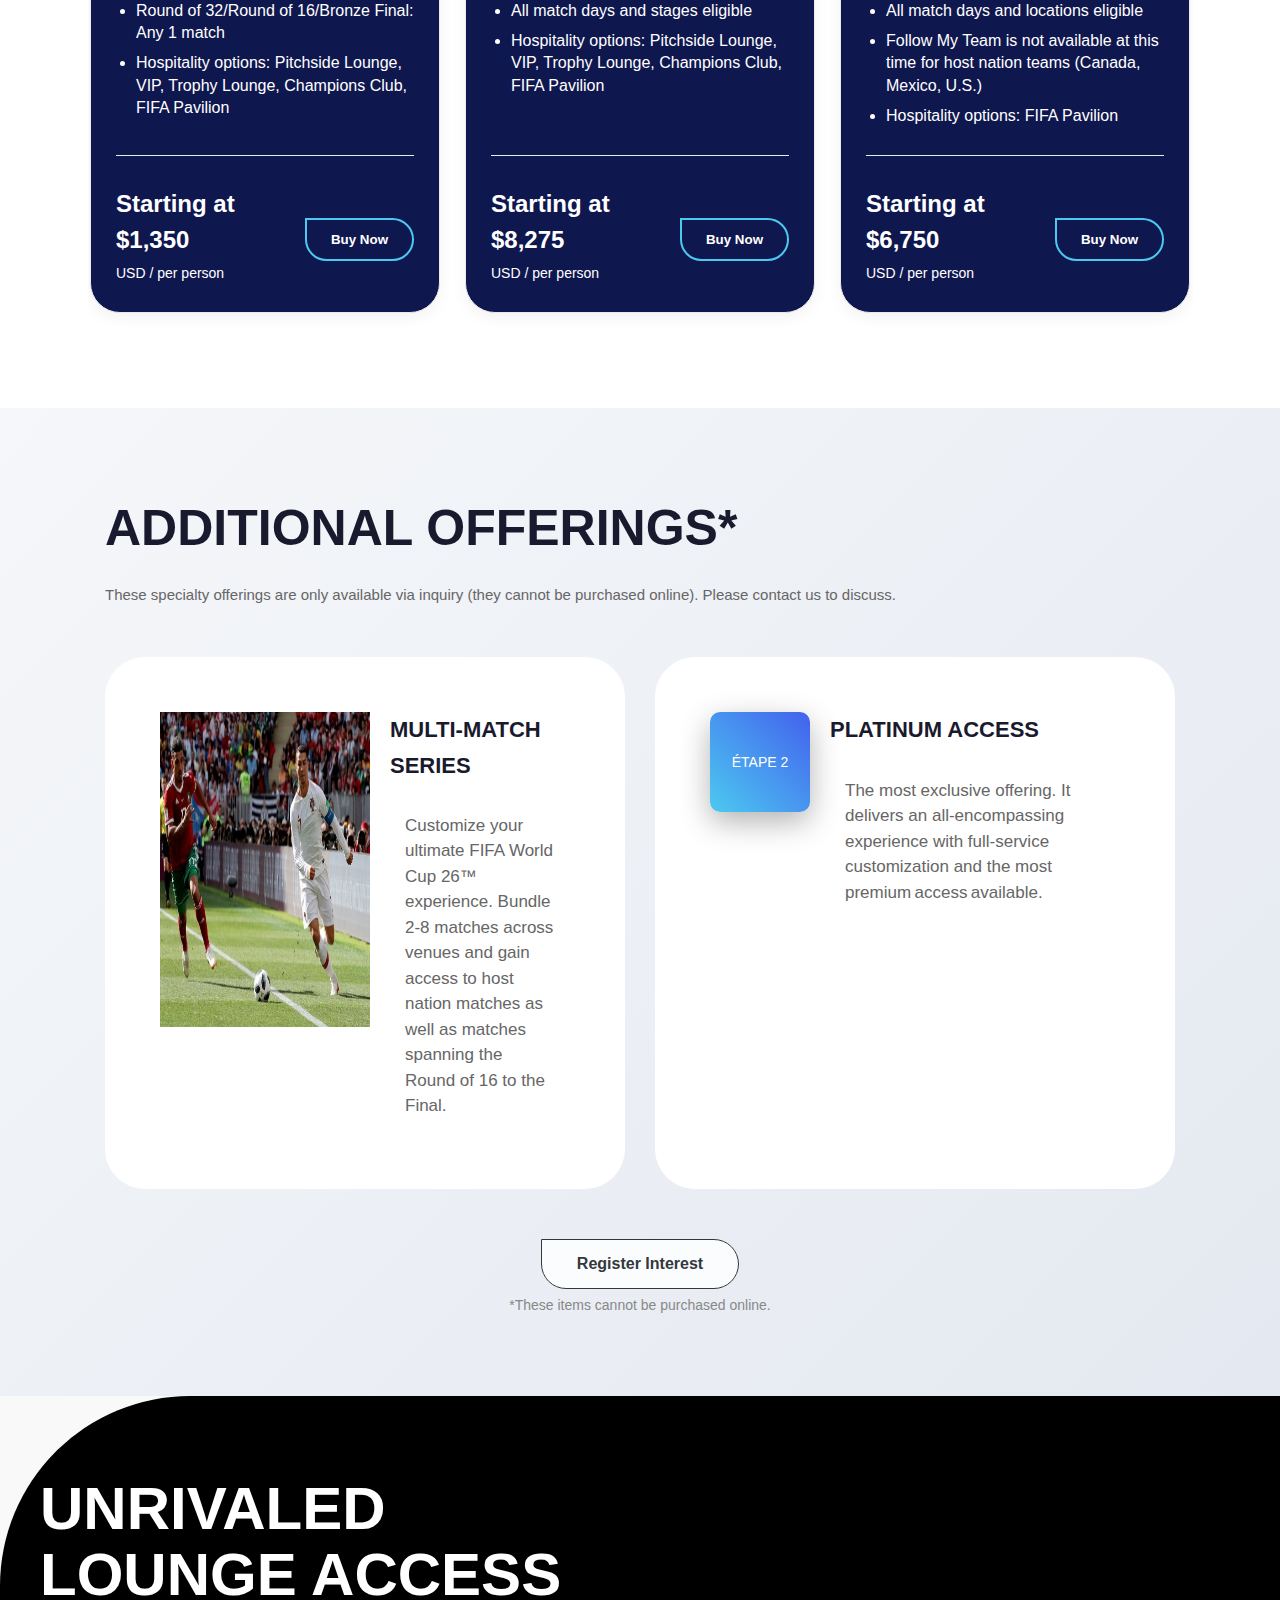
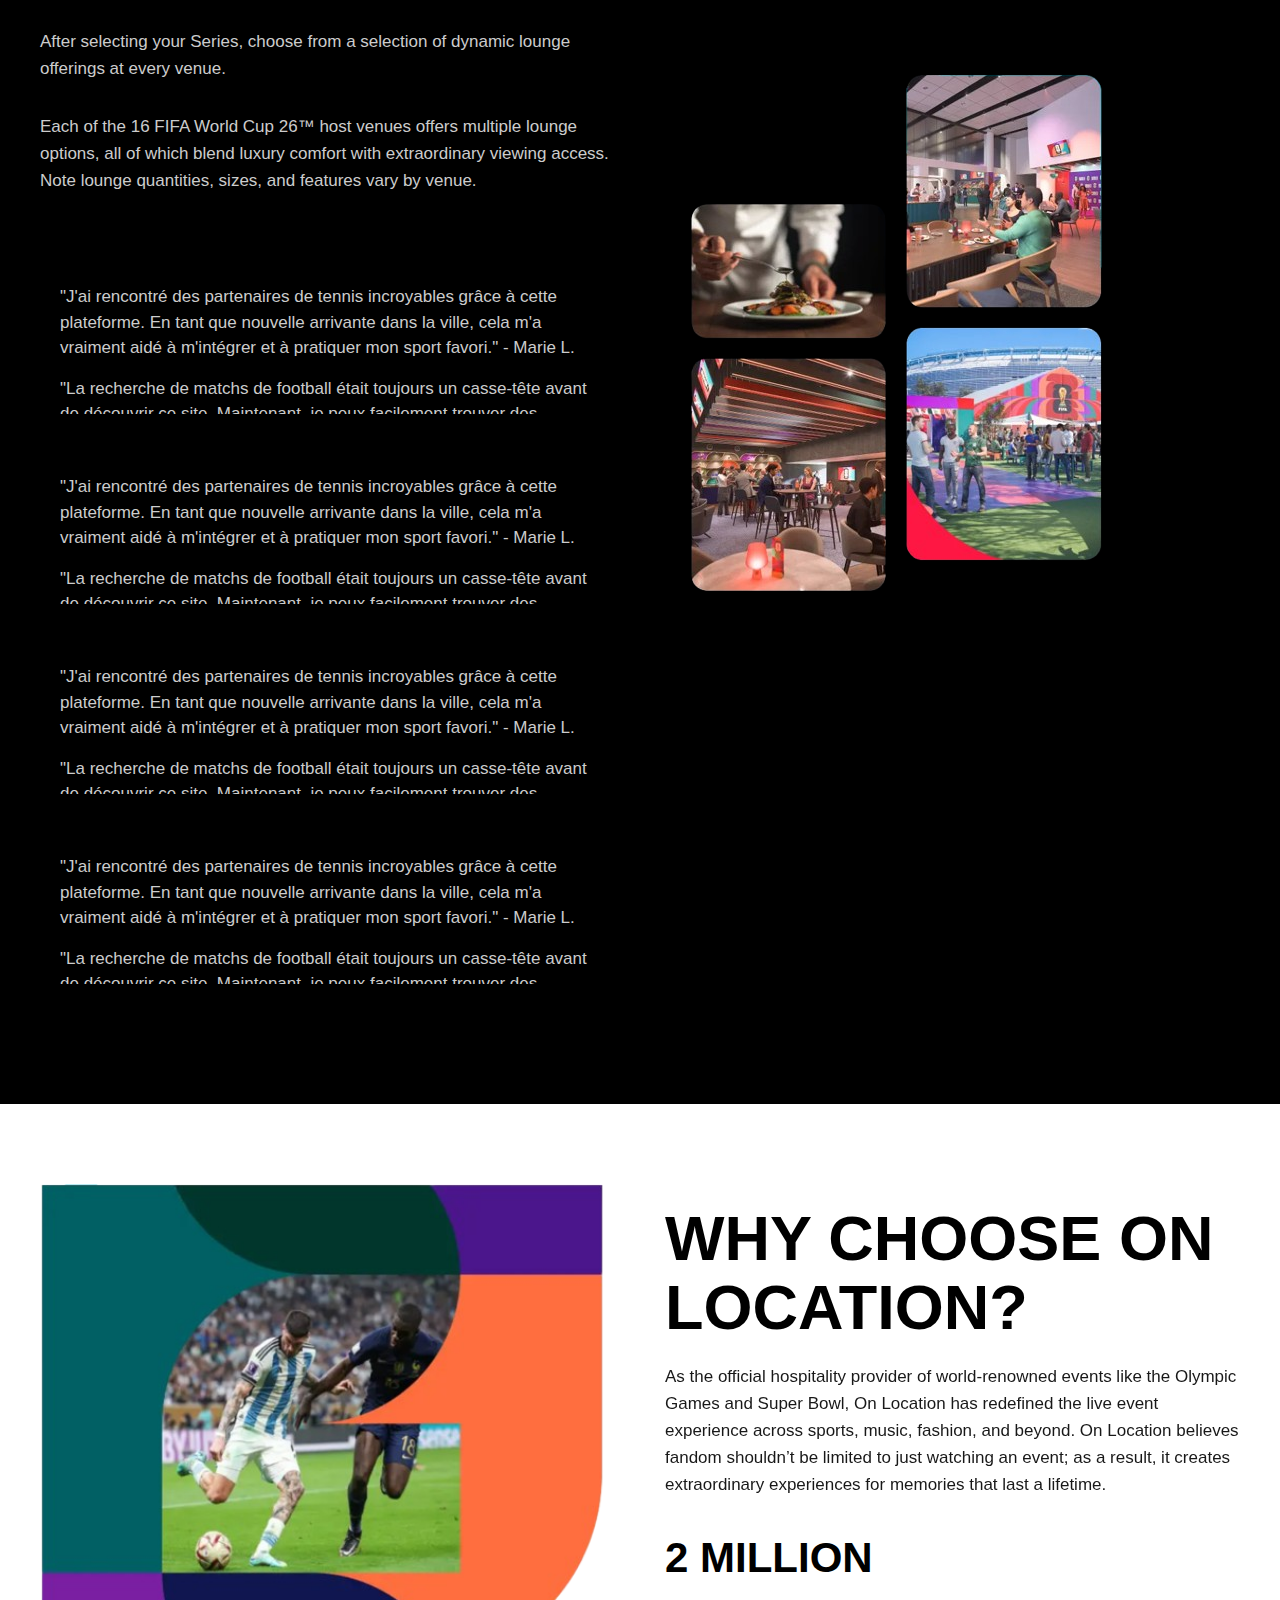
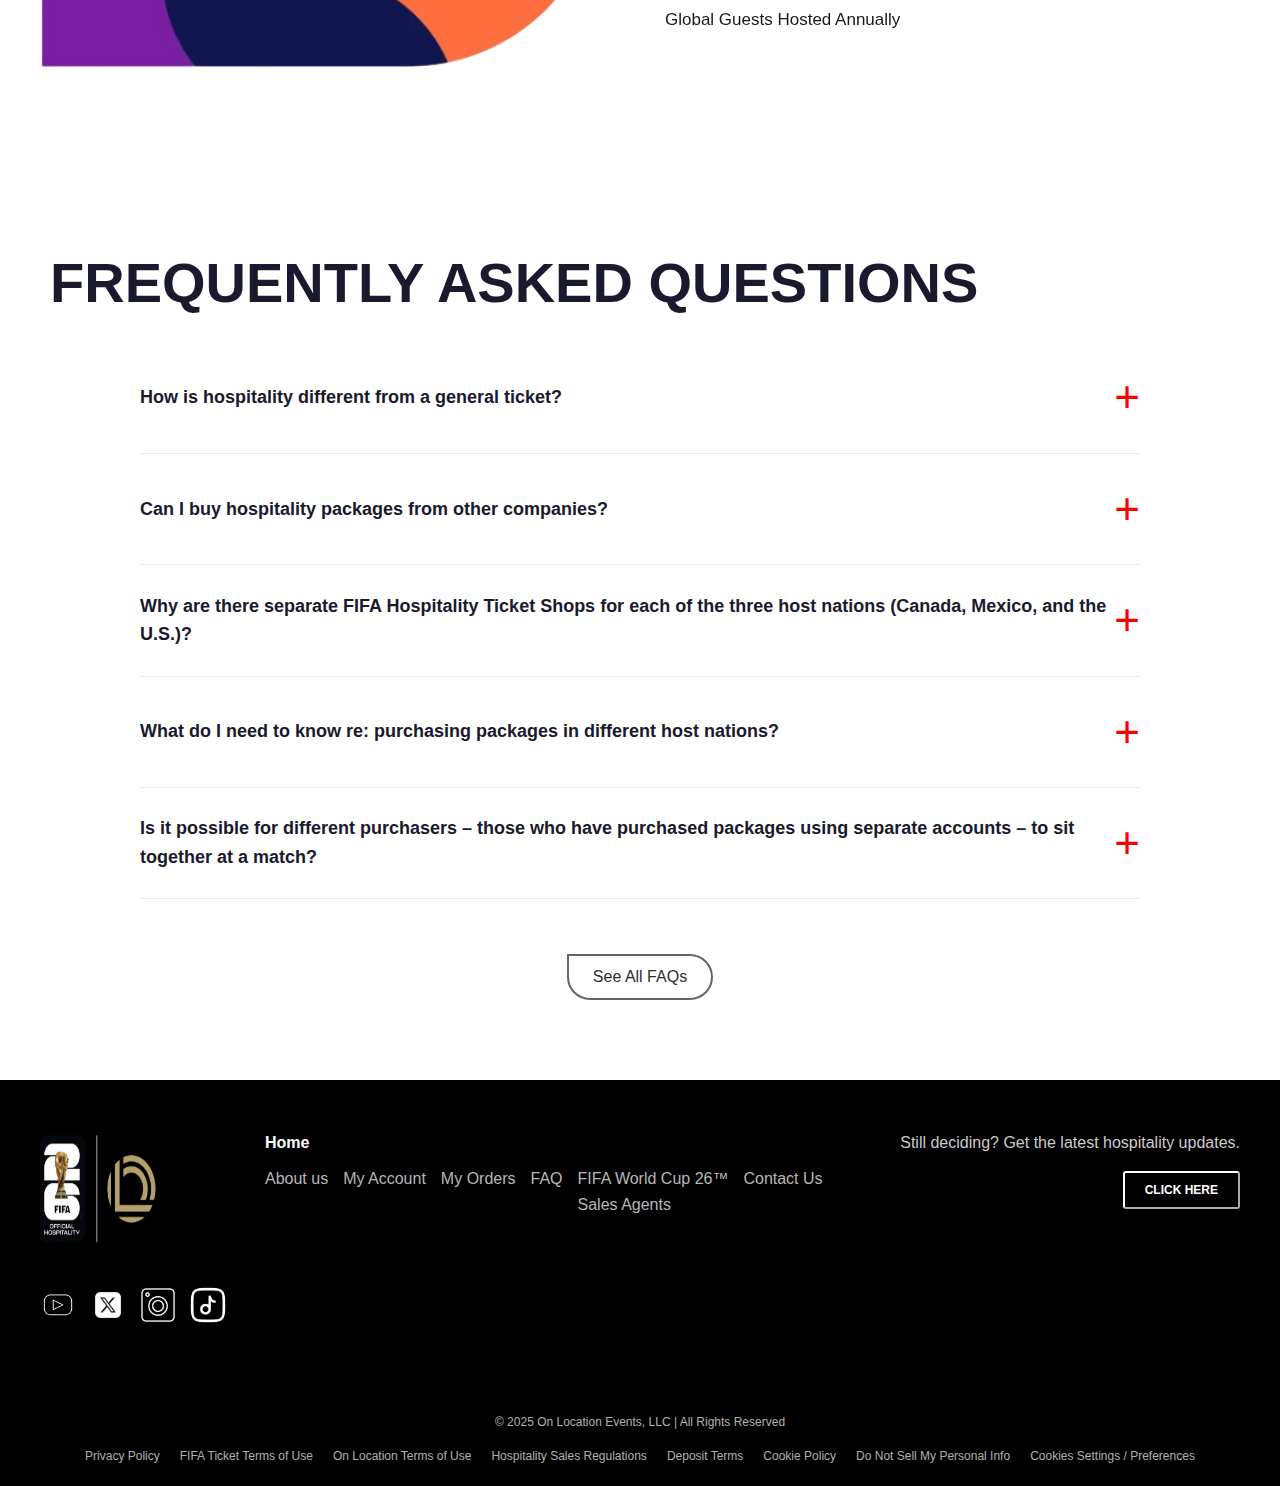
<file: fifa_hospitality/hospitality.html>
<!DOCTYPE html>
<html lang="fr">
<head>
    <meta charset="UTF-8">
    <meta name="viewport" content="width=device-width, initial-scale=1.0">
    <title>Site de Matchs - HTML/CSS uniquement</title>
    <link rel="stylesheet" href="hospitality.css">
</head>
<body>
    
    <!-- Header-->
    <header>
    <div class="header-top">
        <div class="logos">
            <img src="Icones_site2/hospitality_logo.png" style="height: 40px; width: 220px;">
        </div>
        
        <div class="location-selector">
            <select>
                <option>Sélectionnez la localisation</option>
                <option>Paris</option>
                <option>Lyon</option>
                <option>Marseille</option>
            </select>
        </div>
        
        <nav class="main-nav">
            <a href="../singles_matches/singles.html">Single Matches</a>
            <a href="#section-2-container">Match Offerings</a>
            <a href="#section-4-container">About</a>
            <a href="#section-6-container">FAQ</a>
        </nav>
        
        <div class="user-section">
            <img src="Icones_site2/left_image.png" style="height: 65px; width: 90px;">
        </div>
    </div>
    
    <div class="header-bottom">
        <div class="language-selector">
            <select>
                <option>Français</option>
                <option>English</option>
                <option>Español</option>
            </select>
        </div>
        <div class="auth-links">
                <a href="../signin.html" class="signin">Login</a>
                <span class="separator">|</span>
                <a href="../signup.html" class="signup">SignUp</a>
        </div>
    </div>
</header>

    <!-- Section 1 -->
    <section class="section-1" id="section-1">
        <div class="content">
            <div class="text-content">
                <h2>Get Closer Than Ever to</h2>
                <h1>FIFA WORLD CUP 26™</h1>
                <p>Experience the best of the beautiful game with complete hospitality packages featuring premium tickets, food & beverage, and beyond. Now available across all three host nations, including single matches*!</p>
                <div class="buttons">
                    <button class="btn-primary">Trouver un match</button>
                    <button class="btn-secondary">En savoir plus</button>
                </div>
                <br>
                <h3>Official hospitality packages are now available to purchase!</h3>
                <p>Don't risk unofficial sources or leave tickets to chance in the future. Secure your place now at the greatest FIFA World Cup™ in history with On Location, Official Hospitality Provider of FIFA World Cup 26™, and get closer than ever to the experience of a lifetime.
                    <br>
                    <br>
                    *Host nation team matches – Canada, Mexico, and the U.S. – are not currently available as Single-Match offerings. To access host nation team matches, consider a Venue Series offering. See hospitality packages and FAQs below, and a list of official Sales Agents here.
                </p>
            </div>
            <div class="video-content">
                <div class="video-placeholder">
                    VIDÉO DE PRÉSENTATION
                </div>
            </div>
        </div>
    </section>

    <!-- Section 2 -->
    <section class="section-2" id="section-2-container">
        <div class="section-2-container">
            <div class="left-content">
                <h2>MATCH OFFERINGS</h2>
                <p>Every offering features premium seats and hospitality.</p>
                <div class="features">
                    <div class="feature">
                        <img src="Icones_site2/section2_1.png" style="height: 20px; width: 20px;">
                        <span>Recherche avancée</span>
                        <span class="separator">|</span>
                    </div>
                    <div class="feature">
                        <img src="Icones_site2/section2_2.png" style="height :20px; width: 20px;">
                        <span>Réservations simples</span>
                        <span class="separator">|</span>
                    </div>
                    <div class="feature">
                        <img src="Icones_site2/section3_3.png" style="height :20px; width: 20px;">
                        <span>Communauté active</span>
                    </div>
                </div>
            </div>
            <div class="right-content">
    <!-- SINGLE MATCH -->
                <div class="box">
                    <h3>SINGLE MATCH</h3>
                    <p>See the beautiful game on its greatest stage at the match of your choice.</p>
                    <ul>
                        <li>Group Stage: Any 1 non-host nation team match (no CAN, MEX, USA)</li>
                        <li>Round of 32/Round of 16/Bronze Final: Any 1 match</li>
                        <li>Hospitality options: Pitchside Lounge, VIP, Trophy Lounge, Champions Club, FIFA Pavilion</li>
                    </ul>
                    <div class="price-section">
                        <p class="price">Starting at $1,350<br><span class="currency">USD / per person</span></p>
                        <button class="btn-outline">Buy Now</button>
                    </div>
                </div>
                <!-- VENUE SERIES -->
                <div class="box">
                    <h3>VENUE SERIES</h3>
                    <p>Watch every match at the venue of your choice.</p>
                    <ul>
                        <li>Includes 4-9 matches, depending on venue</li>
                        <li>All match days and stages eligible</li>
                        <li>Hospitality options: Pitchside Lounge, VIP, Trophy Lounge, Champions Club, FIFA Pavilion</li>
                    </ul>
                    <div class="price-section">
                        <p class="price">Starting at $8,275<br><span class="currency">USD / per person</span></p>
                        <button class="btn-outline">Buy Now</button>
                    </div>
                </div>
                <!-- FOLLOW MY TEAM -->
                <div class="box">
                    <h3>FOLLOW MY TEAM</h3>
                    <p>See your team in action at every early-stage match, regardless of location.</p>
                    <ul>
                        <li>All 3 Group-Stage matches and 1 Round-of-32 match</li>
                        <li>All match days and locations eligible</li>
                        <li>Follow My Team is not available at this time for host nation teams (Canada, Mexico, U.S.)</li>
                        <li>Hospitality options: FIFA Pavilion</li>
                    </ul>
                    <div class="price-section">
                        <p class="price">Starting at $6,750<br><span class="currency">USD / per person</span></p>
                        <button class="btn-outline">Buy Now</button>
                    </div>
                </div>
            </div>
        </div>
    </section>

    <!-- Section 3 -->
    <section class="section-3" id="section-3-container">
        <div class="section-3-container">
            <h2>ADDITIONAL OFFERINGS*</h2>
            <p class="subtitle">These specialty offerings are only available via inquiry (they cannot be purchased online). Please contact us to discuss.</p>
            <div class="boxes-container">
                <div class="box">
                        <img src="Icones_site2/Additional_left.jpg" > <!--style="height: 165px; width: 190px;"-->
                    <div class="text-content">
                        <h3>MULTI-MATCH SERIES</h3>
                        <p>Customize your ultimate FIFA World Cup 26™ experience. Bundle 2-8 matches across venues and gain access to host nation matches as well as matches spanning the Round of 16 to the Final.</p>
                    </div>
                </div>
                <div class="box">
                    <div class="video-placeholder" style="width: 100px; height: 100px; font-size: 14px;">ÉTAPE 2</div>
                    <div class="text-content">
                        <h3>PLATINUM ACCESS</h3>
                        <p>The most exclusive offering. It delivers an all-encompassing experience with full-service customization and the most premium access available.</p>
                    </div>
                </div>
            </div>
            <div class="bottom-section">
                <button class="btn-center">Register Interest</button>
                <p class="small-text">*These items cannot be purchased online.</p>
            </div>
        </div>
    </section>

    <!-- Section 4 -->
    <section class="section-4" id="section-4-container">
    <div class="section-4-container">
        <!-- Colonne de gauche (texte) -->
        <div class="left-column">
            <h2>UNRIVALED LOUNGE ACCESS</h2>
            <p>After selecting your Series, choose from a selection of dynamic lounge offerings at every venue.</p>
            <p>Each of the 16 FIFA World Cup 26™ host venues offers multiple lounge options,
                all of which blend luxury comfort with extraordinary viewing access.
                Note lounge quantities, sizes, and features vary by venue.</p>
            <div class="spacing"></div>
            
            <div class="scrollable-text">
                <p>"J'ai rencontré des partenaires de tennis incroyables grâce à cette plateforme. En tant que nouvelle arrivante dans la ville, cela m'a vraiment aidé à m'intégrer et à pratiquer mon sport favori." - Marie L.</p>
                <p>"La recherche de matchs de football était toujours un casse-tête avant de découvrir ce site. Maintenant, je peux facilement trouver des matchs le week-end et j'ai même rejoint une ligue locale grâce aux connexions que j'ai faites." - Thomas R.</p>
                <p>"En tant que joueur occasionnel, j'apprécie la flexibilité offerte par la plateforme. Je peux participer à des matchs quand cela me convient sans engagement à long terme. L'interface est intuitive et le service client réactif." - Sophie K.</p>
                <p>"J'organise des tournois de badminton et cette plateforme m'a permis de trouver des participants bien plus facilement. Le système de réservation et de paiement est fluide et sécurisé." - David M.</p>
            </div>
            
            <div class="scrollable-text">
                <p>"J'ai rencontré des partenaires de tennis incroyables grâce à cette plateforme. En tant que nouvelle arrivante dans la ville, cela m'a vraiment aidé à m'intégrer et à pratiquer mon sport favori." - Marie L.</p>
                <p>"La recherche de matchs de football était toujours un casse-tête avant de découvrir ce site. Maintenant, je peux facilement trouver des matchs le week-end et j'ai même rejoint une ligue locale grâce aux connexions que j'ai faites." - Thomas R.</p>
                <p>"En tant que joueur occasionnel, j'apprécie la flexibilité offerte par la plateforme. Je peux participer à des matchs quand cela me convient sans engagement à long terme. L'interface est intuitive et le service client réactif." - Sophie K.</p>
                <p>"J'organise des tournois de badminton et cette plateforme m'a permis de trouver des participants bien plus facilement. Le système de réservation et de paiement est fluide et sécurisé." - David M.</p>
            </div>
            
            <div class="scrollable-text">
                <p>"J'ai rencontré des partenaires de tennis incroyables grâce à cette plateforme. En tant que nouvelle arrivante dans la ville, cela m'a vraiment aidé à m'intégrer et à pratiquer mon sport favori." - Marie L.</p>
                <p>"La recherche de matchs de football était toujours un casse-tête avant de découvrir ce site. Maintenant, je peux facilement trouver des matchs le week-end et j'ai même rejoint une ligue locale grâce aux connexions que j'ai faites." - Thomas R.</p>
                <p>"En tant que joueur occasionnel, j'apprécie la flexibilité offerte par la plateforme. Je peux participer à des matchs quand cela me convient sans engagement à long terme. L'interface est intuitive et le service client réactif." - Sophie K.</p>
                <p>"J'organise des tournois de badminton et cette plateforme m'a permis de trouver des participants bien plus facilement. Le système de réservation et de paiement est fluide et sécurisé." - David M.</p>
            </div>
            
            <div class="scrollable-text">
                <p>"J'ai rencontré des partenaires de tennis incroyables grâce à cette plateforme. En tant que nouvelle arrivante dans la ville, cela m'a vraiment aidé à m'intégrer et à pratiquer mon sport favori." - Marie L.</p>
                <p>"La recherche de matchs de football était toujours un casse-tête avant de découvrir ce site. Maintenant, je peux facilement trouver des matchs le week-end et j'ai même rejoint une ligue locale grâce aux connexions que j'ai faites." - Thomas R.</p>
                <p>"En tant que joueur occasionnel, j'apprécie la flexibilité offerte par la plateforme. Je peux participer à des matchs quand cela me convient sans engagement à long terme. L'interface est intuitive et le service client réactif." - Sophie K.</p>
                <p>"J'organise des tournois de badminton et cette plateforme m'a permis de trouver des participants bien plus facilement. Le système de réservation et de paiement est fluide et sécurisé." - David M.</p>
            </div>
        </div>

        <!-- Colonne de droite (images en grille 2×2) -->
        <div class="right-column">
            <img src="Icones_site2/Oneblock-removebg-preview.png ">
        </div>
    </div>
</section>

    <!-- Section 5 -->
    <section class="section-5" id="section-5-container">
        <div class="section-5-container">
            <div class="left-image">
                <img src="Icones_site2/Eection-5-removebg-preview.png">
            </div>
            <div class="right-content">
                <h2>WHY CHOOSE ON LOCATION?</h2>
                <p>As the official hospitality provider of world-renowned events like the Olympic Games and Super Bowl,
                    On Location has redefined the live event experience across sports, music, fashion, and beyond.
                    On Location believes fandom shouldn’t be limited to just watching an event; as a result,
                    it creates extraordinary experiences for memories that last a lifetime.</p>
                <h3>2 MILLION</h3>
                <p>Global Guests Hosted Annually</p>
            </div>
        </div>
    </section>

    <!-- Section 6 - Accordéon sans JavaScript -->
    <section class="section-6" id="section-6-container">
        <div class="section-6-container">
            <h2><strong>FREQUENTLY ASKED QUESTIONS</strong></h2>
            <div class="accordion">
                <div class="accordion-item">
                    <input type="checkbox" id="faq1" class="accordion-input">
                    <label for="faq1" class="accordion-header">
                        <span>How is hospitality different from a general ticket?</span>
                        <span class="toggle">+</span>
                    </label>
                    <div class="accordion-content">
                        <p>FIFA World Cup 26™ hospitality packages are ticket-inclusive offerings and series that provide premium seating,
                            exclusive entertainment, and upscale food and beverages,
                            with service levels ranging from private suites to shared lounges – and other festive product options within the stadium's secure perimeter –along with a variety of additional one-of-a-kind experiences. These packages provide an elevated experience beyond the standard offerings of other events at host venues, such as NFL games or concerts.</p>
                    </div>
                </div>
                <div class="accordion-item">
                    <input type="checkbox" id="faq2" class="accordion-input">
                    <label for="faq2" class="accordion-header">
                        <span>Can I buy hospitality packages from other companies?</span>
                        <span class="toggle">+</span>
                    </label>
                    <div class="accordion-content">
                        <p>On Location is the only Official Hospitality Provider of the FIFA World Cup 26™. Ticket-inclusive hospitality packages will be sold exclusively by On Location and by Officially Appointed Sales Agents appointed by FIFA and On Location.
                        Fans are urged to purchase hospitality packages through FIFA.com/hospitality. While hospitality packages may be offered on unofficial platforms, hospitality packages and tickets sourced from unofficial sales channels may not be valid.</p>
                    </div>
                </div>
                <div class="accordion-item">
                    <input type="checkbox" id="faq3" class="accordion-input">
                    <label for="faq3" class="accordion-header">
                        <span>Why are there separate FIFA Hospitality Ticket Shops for each of the three host nations (Canada, Mexico, and the U.S.)?</span>
                        <span class="toggle">+</span>
                    </label>
                    <div class="accordion-content">
                        <p>Due to regulations related to processing transactions in the local currency of each host nation, there are three separate ticket shops which each feature their local currency: Canadian Dollars (CAD), Mexican Pesos (MXN), and U.S. Dollars (USD).</p>
                    </div>
                </div>
                <div class="accordion-item">
                    <input type="checkbox" id="faq4" class="accordion-input">
                    <label for="faq4" class="accordion-header">
                        <span>What do I need to know re: purchasing packages in different host nations?</span>
                        <span class="toggle">+</span>
                    </label>
                    <div class="accordion-content">
                        <p>Purchases need to be made in each host nation’s currency (in their related ticket shop):
                                    Match packages in Canada must be paid for in CAD in the Canadian Ticket Shop.
                                    Match packages in Mexico must be paid for in MXN in the Mexican Ticket Shop.
                                    Match packages in the U.S. must be paid for in USD in the U.S. Ticket Shop.
                          Separate purchases are required for match packages in different host nations. For example, a Venue Series package in Mexico City is purchased separate from a Single-Match package in Boston. (This applies to subsequent installment payments for each package.)</p>
                    </div>
                </div>
                <div class="accordion-item">
                    <input type="checkbox" id="faq5" class="accordion-input">
                    <label for="faq5" class="accordion-header">
                        <span>Is it possible for different purchasers – those who have purchased packages using separate accounts – to sit together at a match?</span>
                        <span class="toggle">+</span>
                    </label>
                    <div class="accordion-content">
                        <p>While not guaranteed, seating requests for separate bookings will be considered on a best-efforts basis and are strictly subject to availability and operational constraints. Please note that exact seating locations are not guaranteed.</p>
                    </div>
                </div>
            </div>
            <div class="center-button">
                <button class="btn-secondary">See All FAQs</button>
            </div>
        </div>
    </section>

    <!-- Footer -->
    <footer>
    <div class="footer-container">
        <div class="footer-top">
            <!-- Partie gauche : Logo + Réseaux sociaux -->
            <div class="footer-left">
                <div class="footer-logo">
                    <img src="Icones_site2/footer_logo.png" style="height: 120px; width: 120px;">
                </div>
                <div class="social-icons">
                    <a href="#">
                        <img src="Icones_site2/play_14141852.png" style="height: 40px; width: 40px; filter: brightness(0) invert(1);"></img>
                    </a>
                    <a href="#">
                        <img src="Icones_site2/X-removebg-preview.png" style="height: 40px; width: 40px; filter: brightness(0) invert(1);"></img>
                    </a>
                    <a href="#">
                        <!--<img src="Icones_site2/camera_13188517.png" style="height: 20px; width: 20px; style: "color: white"></img>-->
                        <img src="Icones_site2/camera_13188517.png" style="height: 40px; width: 40px; filter: brightness(0) invert(1);">
                    </a>
                    <a href="#">
                        <img src="Icones_site2/musical-note_17848725.png" style="height: 40px; width: 40px; filter: brightness(0) invert(1);"></img>
                    </a>
                </div>
            </div>

            <!-- Partie centre : Navigation HORIZONTALE -->
            <nav class="footer-nav">
                <a href="#" class="nav-main">Home</a>
                <div class="nav-links">
                    <a href="#">About us</a>
                    <a href="#">My Account</a>
                    <a href="#">My Orders</a>
                    <a href="#">FAQ</a>
                    <a href="#">FIFA World Cup 26™<br>Sales Agents</a>
                    <a href="#">Contact Us</a>
                </div>
            </nav>

            <!-- Partie droite : Phrase + Bouton -->
            <div class="footer-right">
                <p class="footer-text">Still deciding? Get the latest hospitality updates.</p>
                <button class="footer-btn">CLICK HERE</button>
            </div>
        </div>

        <div class="footer-bottom">
            <div class="copyright">
                <p>&copy; 2025 On Location Events, LLC | All Rights Reserved</p>
            </div>
            <nav class="footer-links">
                <a href="#">Privacy Policy</a>
                <a href="#">FIFA Ticket Terms of Use</a>
                <a href="#">On Location Terms of Use</a>
                <a href="#">Hospitality Sales Regulations</a>
                <a href="#">Deposit Terms</a>
                <a href="#">Cookie Policy</a>
                <a href="#">Do Not Sell My Personal Info</a>
                <a href="#">Cookies Settings / Preferences</a>
            </nav>
        </div>
    </div>
</footer>
</body>
</html>
</file>
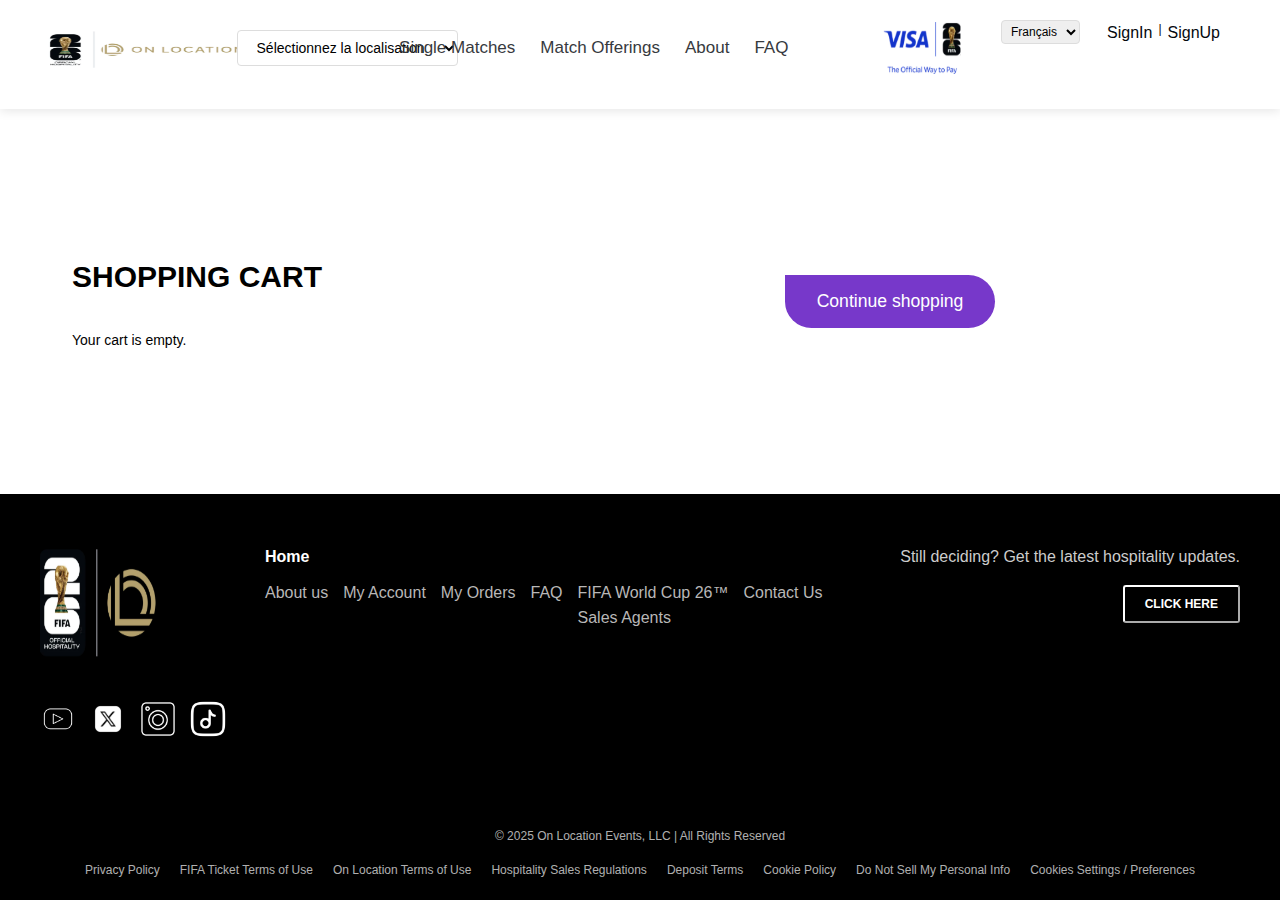
<file: shoppingplace/shopping.html>
<!DOCTYPE html>
<html lang="fr">
<head>
    <meta charset="UTF-8">
    <meta name="viewport" content="width=device-width, initial-scale=1.0">
    <title>Mon Site Web</title>
    <link rel="stylesheet" href="shopping.css">
</head>
<body>
     <header>
        <div class="header-top">
            <div class="logos">
                <img src="../fifa_hospitality/Icones_site2/hospitality_logo.png" style="height: 40px; width: 220px;">
            </div>
            <div class="location-selector">
                <select>
                    <option>Sélectionnez la localisation</option>
                    <option>Paris</option>
                    <option>Lyon</option>
                    <option>Marseille</option>
                </select>
            </div>
            <nav class="main-nav">
                <a href="../singles_matches/singles.html">Single Matches</a>
                <a href="../fifa_hospitality/hospitality.html">Match Offerings</a>
                <a href="../fifa_hospitality/hospitality.html#section-5-container">About</a>
                <a href="../fifa_hospitality/hospitality.html#section-6-container">FAQ</a>
            </nav>
            <div class="user-section">
                <img src="../fifa_hospitality/Icones_site2/left_image.png" style="height: 65px; width: 90px;">
            </div>
        </div>
        <div class="header-bottom">
            <div class="language-selector">
                <select>
                    <option>Français</option>
                    <option>English</option>
                    <option>Español</option>
                </select>
            </div>
            <div class="auth-links">
                <a href="../signin.html" class="signin">SignIn</a>
                <span class="separator">|</span>
                <a href="../signup.html" class="signup">SignUp</a>
            </div>
        </div>
    </header>

    <main>
        <div class="content-left">
            <h1 class="title">SHOPPING CART</h1>
            <p class="subtitle">Your cart is empty.</p>
        </div>
        <div class="content-right">
            <button class="custom-button">Continue shopping</button>
        </div>
    </main>

    <footer>
    <div class="footer-container">
        <div class="footer-top">
            <!-- Partie gauche : Logo + Réseaux sociaux -->
            <div class="footer-left">
                <div class="footer-logo">
                    <img src="../fifa_hospitality/Icones_site2/footer_logo.png" style="height: 120px; width: 120px;">
                </div>
                <div class="social-icons">
                    <a href="#">
                        <img src="../fifa_hospitality/Icones_site2/play_14141852.png" style="height: 40px; width: 40px; filter: brightness(0) invert(1);"></img>
                    </a>
                    <a href="#">
                        <img src="../fifa_hospitality/Icones_site2/X-removebg-preview.png" style="height: 40px; width: 40px; filter: brightness(0) invert(1);"></img>
                    </a>
                    <a href="#">
                        <!--<img src="Icones_site2/camera_13188517.png" style="height: 20px; width: 20px; style: "color: white"></img>-->
                        <img src="../fifa_hospitality/Icones_site2/camera_13188517.png" style="height: 40px; width: 40px; filter: brightness(0) invert(1);">
                    </a>
                    <a href="#">
                        <img src="../fifa_hospitality/Icones_site2/musical-note_17848725.png" style="height: 40px; width: 40px; filter: brightness(0) invert(1);"></img>
                    </a>
                </div>
            </div>

            <!-- Partie centre : Navigation HORIZONTALE -->
            <nav class="footer-nav">
                <a href="../index.html" class="nav-main">Home</a>
                <div class="nav-links">
                    <a href="#">About us</a>
                    <a href="#">My Account</a>
                    <a href="#">My Orders</a>
                    <a href="section-6-container">FAQ</a>
                    <a href="#">FIFA World Cup 26™<br>Sales Agents</a>
                    <a href="#">Contact Us</a>
                </div>
            </nav>

            <!-- Partie droite : Phrase + Bouton -->
            <div class="footer-right">
                <p class="footer-text">Still deciding? Get the latest hospitality updates.</p>
                <button class="footer-btn">CLICK HERE</button>
            </div>
        </div>

        <div class="footer-bottom">
            <div class="copyright">
                <p>&copy; 2025 On Location Events, LLC | All Rights Reserved</p>
            </div>
            <nav class="footer-links">
                <a href="#">Privacy Policy</a>
                <a href="#">FIFA Ticket Terms of Use</a>
                <a href="#">On Location Terms of Use</a>
                <a href="#">Hospitality Sales Regulations</a>
                <a href="#">Deposit Terms</a>
                <a href="#">Cookie Policy</a>
                <a href="#">Do Not Sell My Personal Info</a>
                <a href="#">Cookies Settings / Preferences</a>
            </nav>
        </div>
    </div>
</footer>
</body>
</html>
</file>
<file: style.css>
/* Styles généraux */
        * {
            margin: 0;
            padding: 0;
            box-sizing: border-box;
            font-family: 'Arial', sans-serif;
        }

        body {
            background-color: #EEF2FB;
            color: #333;
            font-family: 'Arial', sans-serif;
        }

        header {
            width: 100%;
            position: fixed;
            top: 0;
            left: 0;
            z-index: 1000;
            padding-bottom: 20px;
        }

        /* Navbar supérieure */
        .top-navbar {
            background-color: #0066b3;
            padding: 10px 30px;
            display: flex;
            justify-content: flex-end;
            border-bottom: 1px solid rgba(255, 255, 255, 0.3);
        }

        .top-navbar a {
            color: white;
            text-decoration: none;
            margin-left: 20px;
            font-size: 14px;
            white-space: nowrap;
        }

        /* Navbar principale */
        .navbar {
            background-color: #0066b3;
            padding: 15px 30px;
            display: flex;
            align-items: center;
            justify-content: space-between;
            position: sticky;
            top: 0;
            z-index: 1000;
        }

        .menu-icon {
            color: white;
            font-size: 24px;
            cursor: pointer;
            margin-right: 10px;
        }

        .logo {
            color: white;
            font-size: 55px;
            font-weight: bold;
            margin-right: 30px;
        }

        .nav-links {
            display: flex;
            gap: 14px;
            flex-grow: 1;
            justify-content: flex-start;
            align-items: center;
            padding: 5px 10px;
            height: auto;
        }

        .nav-links a {
            color: white;
            text-decoration: none;
            font-size: 12px;
            white-space: nowrap;
            padding: 6px 8px;
        }

        .nav-right {
            display: flex;
            gap: 22px;
            flex-grow: 1;
            justify-content: flex-end;
            align-items: center;
            margin-left: 20px;
        }

        .nav-right i {
            color: white;
            font-size: 24px;
            margin-left: 15px;
            cursor: pointer;
        }

        .container {
            padding: 200px 40px 90px;
            background-color: #EEF2FB;
        }

        /* Section Billets et Hospitalité */
        .section-billets_hospitalité {
            margin: -30px 90px;
            padding: 60px 0px 0px;
            background-color: #ffffff;
            border-radius: 0px;
            position: sticky;
            top: 0;
            z-index: 100;
            background-position: center;
        }

        .section-header {
            text-align: center;
            margin-bottom: 50px;
            margin-top: -40px;
        }

        .section-title {
            font-size: 50px;
            font-weight: normal;
            margin-bottom: 15px;
            color: #03122B;
            text-align: center;
        }

        .section-description {
            text-align: center;
            font-size: 18px;
            margin-bottom: 10px;
            margin-top: -18px;
            max-width: 1200px;
            line-height: 1.6;
        }

        .tournament-links {
            display: grid;
            grid-template-columns: repeat(5, 1fr);
            gap: 1px;
            margin-bottom: 30px;
            justify-items: center;
            align-items: center;
        }

        .tournament-link {
            position: relative;
            display: flex;
            flex-direction: column;
            align-items: center;
            justify-content: center;
            overflow: hidden;
            border-radius: 0px;
            width: 100%;
            box-shadow: 0 4px 8px rgba(0,0,0,0.1);
            transition: transform 0.3s;
        }

        .tournament-link:hover {
            transform: translateY(-5px);
        }

        .tournament-link img {
            width: 200px;
            height: 150px;
            object-fit: contain;
            display: block;
            filter: brightness(0.3);
            transition: filter 0.3s;
        }

        .tournament-link:hover img {
            filter: brightness(1);
        }
        .tournament-link span {
            display: block;
            margin-top: 10px;
            padding: 8px;
        }

        .tournament-link a {
            display: block;
            text-decoration: none;
            text-align: center;
            color: inherit;
        }

        /* Section Tournois Individuels */
        /* Styles généraux pour toutes les sections de tournois */
.tournament-section {
    margin: 0px 90px;
    padding: 100px 80px;
    background-size: cover;
    background-position: center;
    border-radius: 0px;
    position: relative;
}

.tournament-section h2 {
    font-size: 23px;
    margin-bottom: 15px;
    margin-top: -40px;
    text-align: center;
    color: white;
    text-shadow: 2px 2px 4px rgba(0,0,0,0.5);
}

.tournament-section .section-subtitle {
    color: white;
    text-shadow: 1px 1px 2px rgba(0,0,0,0.5);
    text-align: center;
    font-size: 16px;
    margin-bottom: 50px;
}

/* Conteneur des boîtes de dialogue */
.dialog-container {
    display: flex;
    justify-content: center;
    gap: 40px;
    margin-top: 40px;
    flex-wrap: wrap;
}

/* Styles de base pour les boîtes de dialogue */
.dialog-box {
    background: rgba(255, 255, 255, 0.95);
    border-radius: 15px;
    padding: 0;
    box-shadow: 0 10px 30px rgba(0,0,0,0.3);
    max-width: 400px;
    text-align: left;
    overflow: hidden;
    flex: 1;
    min-width: 350px;
}

.dialog-box.center {
    max-width: 500px;
    margin: 0 auto;
}

/* Header des boîtes */
.dialog-header {
    background: #0066b3;
    padding: 25px;
    display: flex;
    align-items: center;
    gap: 15px;
}
/* Coupe du Monde 2026 - Bleu */
#coupemonde2026 .dialog-header {
    background: #304FFE;
}

/* Coupe du Monde Féminine 2027 - Forcer le bleu */
#coupemondeU-172025delaFIFAQatar2025 .dialog-header {
    background: #600028 !important;
}

/* Coupe du Monde U20 2025 - Forcer le bleu */
#coupemondeU202025 .dialog-header {
    background: #4F0063 !important;
}

/* Coupe du Monde Futsal 2025 - Forcer le bleu */
#intercontinantalecoupe .dialog-header {
    background: #0A84FF !important;
}

/*coupe arabe de la fifa 2025 */
#coupearabe2025 .dialog-header {
    background: #4B0618 !important;
}

.dialog-icon {
    width: 60px;
    height: 60px;
    border: 3px solid #004d8c;
    border-radius: 50%;
    display: flex;
    align-items: center;
    justify-content: center;
    background: white;
    flex-shrink: 0;
}

.dialog-icon i:not(.fa-gem) {
    font-size: 24px;
    color: #061029;
    transform: rotate(145deg);
    transition: transform 0.3s ease;
}

.dialog-icon i.fa-gem {
    font-size: 24px;
    color: #061029;
    transform: rotate(0deg);
}

.dialog-title {
    font-size: 24px;
    color: white;
    margin: 0;
    font-weight: bold;
}

/* Corps des boîtes */
.dialog-body {
    padding: 30px;
    background: #f8f9fa; /* Blanc cassé */
    min-height: 200px;
}

.dialog-text {
    margin-bottom: 25px;
    line-height: 1.6;
    color: #333;
    font-size: 16px;
}

/* Boutons */
.dialog-btn {
    background: #0066b3;
    color: white;
    border: none;
    padding: 12px 25px;
    border-radius: 25px;
    cursor: pointer;
    font-weight: bold;
    font-size: 14px;
    transition: all 0.3s ease;
    display: inline-block;
    text-decoration: none;
}

.dialog-btn:hover {
    transform: translateY(-2px);
    box-shadow: 0 5px 15px rgba(0,0,0,0.2);
}

/*Styles spécifiques pour chaque bouton */
/* Coupe du Monde 2026 - BLEU */
#coupemonde2026 .dialog-btn {
    background: #304FFE; /* Bleu FIFA */
}

#coupemonde2026 .dialog-btn:hover {
    background: #004d8c; /* Bleu foncé */
}

/* Coupe du Monde Féminine 2027 - ROSE/VIOLET */
#coupemondeU-172025delaFIFAQatar2025 .dialog-btn {
    background: #600028; /* Bleu */
}

/* Coupe du Monde U20 2025 - VERT */
#coupemondeU202025 .dialog-btn {
    background: #75148F; /* violet */
}

#coupemondeU202025 .dialog-btn:hover {
    background: #0d0836; /* mauve foncé */
}

/* Coupe du Monde Futsal 2025 - Violet */
#intercontinantalecoupe .dialog-btn {
    background: #0A84FF; /* Violet */
}

/*coupe arabe de la fifa 2025 */
#coupearabe2025 .dialog-btn {
    background: #4B0618 ; /* Couleur spécifique */
}

/* Styles background spécifiques pour chaque section */

/* Coupe du Monde 2026 - Arrière-plan image */
#coupemonde2026 {
    background-image: linear-gradient(rgba(0,0,0,0.6), rgba(0,0,0,0.6)), url('https://via.placeholder.com/1200x600/0066b3/ffffff?text=Coupe+du+Monde+2026');
}

/* Coupe du Monde Féminine 2027 - Arrière-plan couleur */
#coupemondeU-172025delaFIFAQatar2025 {
    background: linear-gradient(135deg, #870040 0%, #870040 100%);
}

/* Coupe du Monde U20 2025 - Arrière-plan image */
#coupemondeU202025 {
    background-image: linear-gradient(135deg, #75148F 0%, #75148F 100%);
}

/* Coupe du Monde Futsal 2025 - Arrière-plan image */
#intercontinentalecoupe {
    background-image: linear-gradient(135deg, #060F38 0%, #060F38 100%);
}

/*coupe du monde arabe de la fifa 2025 - Arrière-plan couleur */
#coupearabe2025 {
    background-image: linear-gradient(135deg, #10492C 0%, #10492C 100%);
}

        /* Section Autres Tournois */
        .section_derniers_tournois1 {
            border-radius: 0px;
            position: relative;
            overflow: hidden;
            margin-top: 30px;
            padding-bottom: 60px;
        }
        .last-tournament {
            margin: 30px 90px;
            padding: 60px 0px 0px;
            position: relative;
            overflow: hidden;
            margin-top: 30px;
        }

        .section-titrers{
            margin: -30px 90px;
            padding: 60px 0px 0px;
            margin-top: -50px;
            font-size: 2.5rem;
            font-weight: normal;
            color: #03122B;
            text-align: left;
            margin-bottom: -60px;
            padding-left: 0;
        }

        .tournaments-carousel {
            display: flex;
            transition: transform 0.5s ease;
        }

        .tournament-items {
            min-width: calc(33.333% - 20px);
            margin-right: 30px;
            position: relative;
            overflow: hidden;
            box-shadow: 0 4px 8px rgba(0,0,0,0.1);
        }

        .tournament-items img {
            width: 100%;
            height: 200px;
            object-fit: cover;
            display: block;
            margin-bottom: 25px;
        }

        .tournament-items p {
            position: relative;
            bottom: 10px;
            text-align: center;
            color: #03122B;
            padding: 5px 10px;
            font-size: 16px;
        }

        .carousel-control {
            margin: 30px 70px;
            position: absolute;
            right: 20px;
            display: flex;
            bottom: 20px;
        }

        .carousel-control i {
            background: #E4E8F0;
            color: #59637A;
            padding: 8px;
            border-radius: 50%;
            margin-left: 5px;
            cursor: pointer;
            z-index: 100;
        }

        /* Section Derniers Tournois */
        .section_derniers_tournois {
            border-radius: 0px;
            position: relative;
            overflow: hidden;
            margin-top: 30px;
            padding-bottom: 60px;
        }
        .last-tournaments {
            margin: 30px 90px;
            padding: 60px 0px 0px;
            position: relative;
            overflow: hidden;
            margin-top: 30px;
        }

        .section-titrer{
            margin: -30px 90px;
            padding: 60px 0px 0px;
            margin-top: -50px;
            font-size: 2.5rem;
            font-weight: normal;
            color: #03122B;
            text-align: left;
            margin-bottom: -60px;
            padding-left: 0;
        }

        .tournament-carousel {
            display: flex;
            transition: transform 0.5s ease;
        }

        .tournament-item {
            min-width: calc(33.333% - 20px);
            margin-right: 30px;
            position: relative;
            overflow: hidden;
            box-shadow: 0 4px 8px rgba(0,0,0,0.1);
        }

        .tournament-item img {
            width: 100%;
            height: 200px;
            object-fit: cover;
            display: block;
            margin-bottom: 25px;
        }

        .tournament-item p {
            position: relative;
            bottom: 10px;
            text-align: center;
            color: #03122B;
            padding: 5px 10px;
            font-size: 16px;
        }

        .carousel-controls {
            margin: 30px 70px;
            position: absolute;
            right: 20px;
            display: flex;
            bottom: 20px;
        }

        .carousel-controls i {
            background: #E4E8F0;
            color: #59637A;
            padding: 8px;
            border-radius: 50%;
            margin-left: 5px;
            cursor: pointer;
            z-index: 100;
        }

        /* Section Actualités */
        .news-section {
            margin: 30px 90px;
            padding: 60px 0px 0px;
            display: flex;
            gap: 40px;
            align-items: flex-start;
            margin-top: -40px;
        }

        .section-title_news{
            margin: 30px 90px;
            font-size: 2.5rem;
            font-weight: normal;
            color: #03122B;
            text-align: left;
            margin-top: 20px;
            margin-bottom: 2rem;
            padding-left: 0;
        }

        .news-main {
            flex: 2;
        }

        .news-image {
            width: 700px;
            height: 500px;
            object-fit: cover;
            margin-bottom: 10px;
        }

        .news-link {
            color: #0066b3;
            text-decoration: none;
            font-weight: normal;
            margin-bottom: 10px;
            display: block;
            text-align: left;
        }

        .news-article {
            text-decoration: none;
            color: inherit;
        }

        .news-title {
            font-size: 24px;
            margin-bottom: 15px;
            font-weight: normal;
        }

        .news-sidebar {
        flex: 1;
        max-height: 70vh;
        overflow-y: scroll; 
        padding: 30px;
        -ms-overflow-style: none;
        scrollbar-width: none;
        min-width: 400px;
    }

    .news-sidebar::-webkit-scrollbar {
        display: none; /* Chrome, Safari, Opera */
    }

        .sidebar-header {
            display: flex;
            justify-content: flex-end;
            align-items: center;
            margin-bottom: 25px;
            padding: 15px 20px;
        }

        .show-all {
            color: #0066b3;
            text-decoration: none;
            font-size: 14px;
        }

        .sidebar-box {
            margin-bottom: 10px;
            display: flex;
            justify-content: flex-start;
            align-items: stretch;
        }


        .sidebar-box img {
            width: 240px;
            height: 160px;
            object-fit: cover;
            flex-shrink: 0;
        }

        .sidebar-content {
            padding: 15px;
            flex: 1;
            display: flex;
            flex-direction: column;
            justify-content: center;
        }

        .sidebar-content a {
            color: #0066b3;
            text-decoration: none;
            font-weight: normal;
            margin-bottom: 5px;
            margin-top: -14px;
            display: inline;
        }
        .sidebar-content h4 {
            margin: 0;
            font-size: 14px;
            color: #666;
            line-height: 1.4;
        }

        /* Footer */
        footer {
            background-color: #0066b3;
            color: white;
            padding: 40px 30px 20px;
        }

        .footer-top {
            display: flex;
            justify-content: space-between;
            align-items: center;
            margin-bottom: 30px;
            gap: 140px;
        }

        .footer-logo {
            font-size: 28px;
            font-weight: bold;
        }

        .social-icons {
            display: flex;
            gap: 12px;
            align-items: center;

        }

        .social-icons i {
            width: 32px;
            height: 32px;
            object-fit: contain;
            cursor: pointer;
        }

        .footer-paragraphe {
            white-space: nowrap;
            font-size: 16px;
        }

        .app-stores {
            display: flex;
            gap: 1px;
            align-items: center;
        }

        .app-stores img {
            width: 120px;
            height: 40px;
            object-fit: contain;
            cursor: pointer;
        }

        .footer-divider {
            height: 1px;
            background: rgba(255, 255, 255, 0.3);
            margin: 20px 0;
        }

        .footer-middle {
    text-align: center;
    width: 100%;
    margin: 0 auto;
}

        .partenaire-logos { 
            display: flex;
            justify-content: center;
            gap: 50px;
            align-items: center;
            flex-wrap: wrap;
            max-width: 1400px;
            margin: 0 auto;
            padding: 0 50px;
        }

        .partenaire-logos img {
            height: 50px; /* Logos plus grands */
            width: auto;
            object-fit: contain;
            cursor: pointer;
            transition: transform 0.3s ease;
        }

        .partenaire-logos img:hover {
            transform: scale(1.1); /* Effet au survol */
        }

        .footer-middle h3 {
            color: white;
            font-size: 10px;
            margin-bottom: 10px;
            font-weight: 100;
            text-transform: uppercase;
            letter-spacing: 1px;
        }

        .footer-bottom {
            display: flex;
            justify-content: space-between;
            align-items: center;
            margin-top: 30px;
            font-size: 14px;
        }

        .footer-links {
            display: flex;
            gap: 20px;
        }

        .footer-links a {
            color: white;
            text-decoration: none;
        }

        /* Responsive */
        @media (max-width: 1024px) {
            .tournament-links, .other-tournaments {
                grid-template-columns: repeat(2, 1fr);
            }
            
            .dialog-container {
                flex-direction: column;
                align-items: center;
            }
            
            .dialog-box {
                max-width: 80%;
            }
            
            .news-section {
                flex-direction: column;
            }
        }

        @media (max-width: 768px) {
            .top-navbar {
                justify-content: center;
                flex-wrap: wrap;
            }
            
            .top-navbar a {
                margin: 5px 10px;
            }
            
            .navbar {
                flex-wrap: wrap;
            }
            
            .nav-links {
                order: 3;
                width: 100%;
                margin-top: 15px;
                overflow-x: auto;
            }
            
            .tournament-links, .other-tournaments {
                grid-template-columns: 1fr;
            }
            
            .tournament-item {
                min-width: 100%;
            }
            
            .footer-top {
                flex-direction: column;
                gap: 20px;
                text-align: center;
            }
            
            .footer-bottom {
                flex-direction: column;
                gap: 15px;
                text-align: center;
            }
        }
</file>
<file: signin.css>
* {
            margin: 0;
            padding: 0;
            box-sizing: border-box;
            font-family: 'Segoe UI', Tahoma, Geneva, Verdana, sans-serif;
        }

        body {
            display: flex;
            min-height: 100vh;
        }

        .background-section {
            width: 60%;
            background-image: url(assets/images/LoginInBgC.png);
            background-size: cover;
            background-position: center;
        }

        .form-section {
            width: 30%;
            min-width: 400px;
            background-color: white;
            display: flex;
            flex-direction: column;
            justify-content: center;
            padding: 40px;
        }

        h2 {
            color: #03122B;
            margin-bottom: 45px;
            font-size: 40px;
            font-weight: 600;
        }

        .form-group {
            margin-bottom: 50px;
        }

        label {
            display: block;
            margin-bottom: 8px;
            font-weight: 500;
            color: #000000;
            font-size: 0.9rem;
        }

        input[type="email"],
        input[type="password"] {
            width: 100%;
            padding: 12px 15px;
            border: 1px solid #000000;
            border-radius: 5px;
            font-size: 16px;
            transition: border-color 0.3s;
        }

        input[type="email"]:focus,
        input[type="password"]:focus {
            border-color: #0A71B4;
            outline: none;
            box-shadow: 0 0 0 2px rgba(74, 144, 226, 0.2);
        }

        .btn {
            display: inline-block;
            padding: 10px 20px;
            background-color: #0A71B4;
            color: white;
            border: none;
            border-radius: 30px;
            font-size: 16px;
            font-weight: 600;
            cursor: pointer;
            transition: background-color 0.3s;
            margin-top: 10px;
        }

        .btn:hover {
            background-color: #2964ae;
        }

        .forgot-password {
            text-align: left;
            margin-top: 15px;
        }

        .forgot-password a {
            color: #4a90e2;
            text-decoration: none;
            font-size: 16px;
            cursor: pointer;
        }

        .forgot-password a:hover {
            text-decoration: none;
        }

        .signup-section {
            text-align: left;
            margin-top: 40px;
            padding-top: 20px;
        }

        .signup-section p {
            margin-bottom: 15px;
            color: #666;
            font-size: 16px;
        }

        .btn-signup {
            display: inline-block;
            padding: 10px 20px;
            background-color: transparent;
            color: #000000;
            border: 1px solid #000000;
            border-radius: 30px;
            font-size: 11px;
            font-weight: 600;
            text-decoration: none;
            transition: all 0.3s;
        }

        .footer {
            display: flex;
            justify-content: flex-start;
            margin-top: 30px;
            padding-top: 20px;
        }

        .footer a {
            color: #000000;
            text-decoration: none;
            font-size: 14px;
        }

        .footer a:hover {
            text-decoration: none;
        }

        .separator {
            margin: 0 25px;
            color: #000000;
        }

        /* Styles pour la boîte de dialogue */        
        .forgot-password {
            text-align: left;
            margin-top: 15px;
        }

        .forgot-link {
            color: #4a90e2;
            text-decoration: none;
            font-size: 14px;
            cursor: pointer;
        }

        .forgot-link:hover {
            text-decoration: none;
        }

        /* Votre CSS pour la boîte de dialogue */
        .dialog-overlay {
            position: fixed;
            top: 0;
            left: 0;
            width: 100%;
            height: 100%;
            background-color: rgba(0, 0, 0, 0.5);
            display: none;
            justify-content: center;
            align-items: center;
            z-index: 1000;
        }

        .dialog {
            background-color: white;
            border-radius: 10px;
            width: 90%;
            max-width: 800px;
            padding: 30px;
            box-shadow: 0 5px 20px rgba(0, 0, 0, 0.2);
        }

        .dialog h2 {
            margin-bottom: 20px;
            color: #000000;
            text-align: left;
        }

        .dialog p {
            margin-bottom: 20px;
            color: #000000;
            text-align: left;
            font-size: 16px;
            font-weight: 500;
        }

        .dialog-buttons {
            display: flex;
            justify-content: space-between;
            margin-top: 20px;
        }

        .btn-cancel {
            color: black;
            border: 1px solid #000000;
            padding: 10px 20px;
            border-radius: 30px;
            cursor: pointer;
            font-weight: 500;
            transition: background-color 0.3s;
        }

        .btn-send {
            background-color: #4a90e2;
            color: white;
            border: none;
            padding: 10px 20px;
            border-radius: 30px;
            cursor: pointer;
            font-weight: 500;
            transition: background-color 0.3s;
        }

        .btn-send:hover {
            background-color: #3a7bc8;
        }

        #dialog-toggle {
            display: none;
        }

        #dialog-toggle:checked ~ .dialog-overlay {
            display: flex;
        }

        /* Responsive */
        @media (max-width: 900px) {
            body {
                flex-direction: column;
            }
            
            .background-section {
                width: 100%;
                height: 40vh;
            }
            
            .form-section {
                width: 100%;
                min-width: auto;
            }
        }
</file>
<file: signup.css>
* {
            margin: 0;
            padding: 0;
            box-sizing: border-box;
            font-family: 'Segoe UI', Tahoma, Geneva, Verdana, sans-serif;
        }

        body {
            display: flex;
            height: 100vh;
            overflow: hidden;
        }

        /* Section image */
        .image-section {
            width: 60%;
            background: url(assets/images/LoginInBgC.png);
            background-size: cover;
            background-position: center;
            display: flex;
            align-items: center;
            justify-content: center;
            color: white;
            position: relative;
        }

        /* Section formulaire */
        .form-section {
            width: 40%;
            padding: 2rem;
            overflow-y: auto;
            background-color: #f8f9fa;
        }

        /* Header */
        .form-header {
            display: flex;
            justify-content: space-between;
            align-items: center;
            margin-bottom: 2rem;
        }

        .steps {
            display: flex;
        }

        .step-dot {
            width: 10px;
            height: 10px;
            border-radius: 50%;
            background-color: #ddd;
            margin-right: 5px;
        }

        .step-dot.active {
            background-color: #0056b3;
        }

        .account-link {
            font-size: 0.9rem;
            color: #6c757d;
        }

        .account-link a {
            color: #0056b3;
            text-decoration: none;
            font-weight: 500;
        }

        /* Contenu principal */
        .form-content {
            max-width: 400px;
            margin: 0 auto;
        }

        .form-title {
            font-size: 2rem;
            margin-bottom: 0.5rem;
            color: #212529;
        }

        .step-indicator {
            font-size: 0.9rem;
            color: #6c757d;
            margin-bottom: 1rem;
        }

        .section-title {
            font-size: 1.2rem;
            margin-bottom: 1.5rem;
            color: #212529;
        }

        /* Formulaires */
        .form-step {
            display: none;
        }

        #step1:target,
        #step2:target {
            display: block;
        }

        /* Cacher step2 par défaut */
        #step1 {
            display: block;
        }

        .form-group {
            margin-bottom: 1.5rem;
        }

        label {
            display: block;
            margin-bottom: 0.5rem;
            font-weight: 500;
            color: #495057;
        }

        input, select {
            width: 100%;
            padding: 0.75rem;
            border: 1px solid #ced4da;
            border-radius: 4px;
            font-size: 1rem;
            transition: border-color 0.15s ease-in-out;
        }

        input:focus, select:focus {
            outline: none;
            border-color: #0056b3;
            box-shadow: 0 0 0 0.2rem rgba(0, 86, 179, 0.25);
        }

        .hint {
            font-size: 0.8rem;
            color: #6c757d;
            margin-top: 0.25rem;
        }

        .date-group {
            display: flex;
            gap: 10px;
        }

        .date-group select {
            flex: 1;
        }

        /* Checkboxes */
        .checkbox-group {
            margin: 1.5rem 0;
        }

        .checkbox-item {
            display: flex;
            align-items: flex-start;
            margin-bottom: 1rem;
        }

        .checkbox-item input {
            width: auto;
            margin-right: 10px;
            margin-top: 0.25rem;
        }

        .checkbox-item label {
            margin-bottom: 0;
            font-weight: normal;
        }

        /* Boutons */
        .btn {
            display: inline-block;
            padding: 10px 20px;
            background-color: #0A71B4;
            color: white;
            border: none;
            border-radius: 30px;
            font-size: 16px;
            font-weight: 400;
            cursor: pointer;
            transition: background-color 0.15s ease-in-out;
            text-decoration: none;
            text-align: left;
        }

        .btn:hover {
            background-color: #004494;
        }

        .btn:disabled {
            background-color: #6c757d;
            cursor: not-allowed;
        }

        /* Liens en bas */
        .form-footer {
            margin-top: 2rem;
            text-align: left;
            font-size: 0.9rem;
            color: #6c757d;
        }

        .form-footer a {
            color: #000000;
            text-decoration: none;
        }

        .separator {
            margin: 0 0.5rem;
        }

        /* Style pour le bouton CREATE ACCOUNT 
        #create-account-btn {
            background-color: #6c757d;
        }

        Quand une checkbox est cochée, activer le bouton 
        #terms:checked ~ #create-account-btn,
        #privacy:checked ~ #create-account-btn,
        #newsletter:checked ~ #create-account-btn {
            background-color: #0056b3;
        }*/

        /* Responsive */
        @media (max-width: 768px) {
            body {
                flex-direction: column;
            }
            
            .image-section, .form-section {
                width: 100%;
            }
            
            .image-section {
                height: 30vh;
            }
            
            .form-section {
                height: 70vh;
            }
        }
</file>
<file: signup2.css>
* {
            margin: 0;
            padding: 0;
            box-sizing: border-box;
            font-family: 'Segoe UI', Tahoma, Geneva, Verdana, sans-serif;
        }

        body {
            display: flex;
            height: 100vh;
            overflow: hidden;
        }

        /* Section image */
        .image-section {
            width: 60%;
            background: url(assets/images/LoginInBgC.png);
            background-size: cover;
            background-position: center;
            display: flex;
            align-items: center;
            justify-content: center;
            color: white;
            position: relative;
        }

        .image-content {
            text-align: center;
            padding: 2rem;
        }

        .image-content h1 {
            font-size: 3rem;
            margin-bottom: 1rem;
        }

        .image-content p {
            font-size: 1.2rem;
            max-width: 500px;
        }

        /* Section formulaire */
        .form-section {
            width: 40%;
            padding: 2rem;
            overflow-y: auto;
            background-color: #f8f9fa;
        }

        /* Header */
        .form-header {
            display: flex;
            justify-content: space-between;
            align-items: center;
            margin-bottom: 2rem;
        }

        .steps {
            display: flex;
        }

        .step-dot {
            width: 10px;
            height: 10px;
            border-radius: 50%;
            background-color: #ddd;
            margin-right: 5px;
        }

        .step-dot.active {
            background-color: #0056b3;
        }

        .account-link {
            font-size: 0.9rem;
            color: #6c757d;
        }

        .account-link a {
            color: #0056b3;
            text-decoration: none;
            font-weight: 500;
        }

        /* Contenu principal */
        .form-content {
            max-width: 400px;
            margin: 0 auto;
        }

        .form-title {
            font-size: 2rem;
            margin-bottom: 0.5rem;
            color: #212529;
        }

        .step-indicator {
            font-size: 0.9rem;
            color: #6c757d;
            margin-bottom: 1rem;
        }

        .section-title {
            font-size: 1.2rem;
            margin-bottom: 1.5rem;
            color: #212529;
        }

        .form-group {
            margin-bottom: 1.5rem;
        }

        label {
            display: block;
            margin-bottom: 0.5rem;
            font-weight: 500;
            color: #495057;
        }

        input {
            width: 100%;
            padding: 0.75rem;
            border: 1px solid #ced4da;
            border-radius: 4px;
            font-size: 1rem;
            transition: border-color 0.15s ease-in-out;
        }

        input:focus {
            outline: none;
            border-color: #0056b3;
            box-shadow: 0 0 0 0.2rem rgba(0, 86, 179, 0.25);
        }

        h3 {
            font-size: 1.1rem;
            margin-bottom: 0.5rem;
            color: #212529;
        }

        p {
            margin-bottom: 1rem;
            color: #6c757d;
            line-height: 1.5;
        }

        /* Checkboxes */
        .checkbox-group {
            margin: 1.5rem 0;
        }

        .checkbox-item {
            display: flex;
            align-items: flex-start;
            margin-bottom: 1rem;
        }

        .checkbox-item input {
            width: auto;
            margin-right: 10px;
            margin-top: 0.25rem;
        }

        .checkbox-item label {
            margin-bottom: 0;
            font-weight: normal;
            color: #495057;
        }

        /* Boutons */
        .btn {
            display: block;
            width: 100%;
            padding: 0.75rem;
            background-color: #0056b3;
            color: white;
            border: none;
            border-radius: 4px;
            font-size: 1rem;
            font-weight: 500;
            cursor: pointer;
            transition: background-color 0.15s ease-in-out;
        }

        .btn:hover {
            background-color: #004494;
        }

        .btn:disabled {
            background-color: #6c757d;
            cursor: not-allowed;
        }

        /* Liens en bas */
        .form-footer {
            margin-top: 2rem;
            text-align: left;
            font-size: 0.9rem;
            color: #6c757d;
        }

        .form-footer a {
            color: #000000;
            text-decoration: none;
        }

        .separator {
            margin: 0 0.5rem;
        }

        /* Lien de retour */
        .back-link {
            text-align: left;
            margin-top: 1rem;
        }

        .back-link a {
            color: #000000;
            text-decoration: none;
            font-size: 0.9rem;
        }

        /* Responsive */
        @media (max-width: 768px) {
            body {
                flex-direction: column;
            }
            
            .image-section, .form-section {
                width: 100%;
            }
            
            .image-section {
                height: 30vh;
            }
            
            .form-section {
                height: 70vh;
            }
        }
</file>
<file: succes.css>
* {
            margin: 0;
            padding: 0;
            box-sizing: border-box;
            font-family: 'Segoe UI', Tahoma, Geneva, Verdana, sans-serif;
        }

        body {
            display: flex;
            height: 100vh;
            overflow: hidden;
            background-color: #f8f9fa;
        }

        /* Section formulaire */
        .form-section {
            width: 100%;
            padding: 2rem;
            display: flex;
            align-items: center;
            justify-content: center;
            background-color: #ffffff;
        }

        .form-content {
            max-width: 400px;
            width: 100%;
            text-align: center;
        }

        .success-icon {
            font-size: 4rem;
            color: #28a745;
            margin-bottom: 1.5rem;
        }

        .form-title {
            font-size: 2rem;
            margin-bottom: 0.5rem;
            color: #212529;
        }

        .success-message {
            font-size: 1.1rem;
            color: #6c757d;
            margin-bottom: 2rem;
            line-height: 1.5;
        }

        .code-instructions {
            font-size: 0.9rem;
            color: #6c757d;
            margin-bottom: 1.5rem;
        }

        .form-group {
            margin-bottom: 2rem;
        }

        label {
            display: block;
            margin-bottom: 0.5rem;
            font-weight: 500;
            color: #495057;
            text-align: left;
        }

        input {
            width: 100%;
            padding: 0.75rem;
            border: 1px solid #ced4da;
            border-radius: 4px;
            font-size: 1rem;
            transition: border-color 0.15s ease-in-out;
        }

        input:focus {
            outline: none;
            border-color: #0056b3;
            box-shadow: 0 0 0 0.2rem rgba(0, 86, 179, 0.25);
        }

        .btn {
            display: block;
            width: 100%;
            padding: 0.75rem;
            background-color: #0056b3;
            color: white;
            border: none;
            border-radius: 30px;
            font-size: 1rem;
            font-weight: 500;
            cursor: pointer;
            transition: background-color 0.15s ease-in-out;
            text-decoration: none;
        }

        .btn:hover {
            background-color: #004494;
        }

        .resend-link {
            margin-top: 1.5rem;
            font-size: 0.9rem;
            color: #6c757d;
        }

        .resend-link a {
            color: #0056b3;
            text-decoration: none;
        }

        /* Responsive */
        @media (max-width: 768px) {
            body {
                flex-direction: column;
            }
            
            .image-section, .form-section {
                width: 100%;
            }
            
            .image-section {
                height: 30vh;
            }
            
            .form-section {
                height: 70vh;
            }
        }
</file>
<file: fifa_hospitality/hospitality.css>
* {
            margin: 0;
            padding: 0;
            box-sizing: border-box;
        }

        body {
            font-family: 'Segoe UI', Tahoma, Geneva, Verdana, sans-serif;
            line-height: 1.6;
            color: #333;
            background-color: #f9f9f9;
        }

        /* Header */
        header {
            background-color: #FFFFFF;
            color: #3F4245;
            padding: 15px 30px;
            box-shadow: 0 2px 10px rgba(0,0,0,0.1);
        }

        .header-top {
            display: flex;
            justify-content: space-between;
            align-items: center;
            margin-bottom: 8px;
            gap: 20px;
        }

        .logos {
            /*display: flex;
            gap: 15px;*/
            flex-shrink: 0;
        }

        .logos img {
            height: 40px;
            width: auto;
        }

        .location-selector {
            flex-shrink: 0;
            margin-left: 0;
        }

        .location-selector select {
            padding: 8px 15px;
            border: 1px solid #ddd;
            border-radius: 4px;
            background-color: white;
            font-size: 14px;
            margin-left: -110px;
        }

        .main-nav {
            display: flex;
            justify-content: center;
            gap: 25px;
            margin-left: 0;
        }

        .main-nav a {
            text-decoration: none;
            color: #373A3E;
            font-size: 17px;
            transition: color 0.3s;
        }

        .user-section {
            display: flex;
            align-items: center;
            flex-shrink: 0;
            margin-right: 280px;
        }

        .user-section img {
            height: 160px;
            width: 160px;
            border-radius: 0;
            background-color: #4cc9f0;
        }

        .separator {
            margin: 0 5px;
            color: #05090E;
        }

        .header-bottom {
            display: flex;
            justify-content: space-between;
            align-items: center;
            font-size: 12px;
            padding-top: 5px;
            border-top: 1px solid rgba(255,255,255,0.1);
        }

        .language-selector {
            position: absolute;
            top: 20px;
            right: 200px;
        }

        .language-selector select {
            padding: 3px 5px;
            border: 1px solid #ddd;
            border-radius: 4px;
            font-size: 12px;
        }

        .auth-links {
            display: flex;
            gap: 1px;
            position: absolute;
            top: 20px;
            right: 60px;
        }

        .auth-links a {
            text-decoration: none;
            color: #05090E;
            font-size: 16px;
        }

        /* Section 1 */
        .section-1 {
            padding: 60px 30px;
            color: white;
            position: relative;
            min-height: 100vh;
        }

        .section-1::before {
            content: '';
            position: absolute;
            top: 0;
            left: 0;
            width: 70%;
            height: 100%;
            background: #05090E;
            z-index: -1;
            border-radius: 0 190px 290px 0;
        }
        
        .section-1 .content {
            display: flex;
            gap: 50px;
            max-width: 1200px;
            margin: 0 auto;
            align-items: center;
        }

        .section-1 .text-content {
            flex: 1;
        }


        .section-1 h1 {
            font-size: 55px;
            margin-bottom: 0px;
            color: #ffffff;
        }

        .section-1 h2 {
            font-size: 30px;
            margin-bottom: 1px;
            line-height: 0.2;
        }

        .section-1 p {
            margin-bottom: 25px;
            font-size: 17px;
            opacity: 0.9;
        }

        .buttons {
            display: flex;
            gap: 20px;
            margin-bottom: 30px;
        }

        .btn-primary {
            background-color: #037B89;
            color: black;
            border: none;
            padding: 15px 30px;
            border-radius: 0 30px 30px 30px;
            cursor: pointer;
            font-size: 16px;
            font-weight: 600;
            transition: all 0.3s;
            box-shadow: 0 4px 15px rgba(76, 201, 240, 0.3);
        }

        .btn-primary:hover {
            background-color: #037B89;
            transform: translateY(-2px);
            box-shadow: 0 6px 20px rgba(76, 201, 240, 0.4);
        }

        .btn-secondary {
            background-color: transparent;
            color: white;
            border: 2px solid #037B89;
            padding: 15px 30px;
            border-radius: 0 30px 30px 30px;
            cursor: pointer;
            font-size: 16px;
            font-weight: 600;
            transition: all 0.3s;
        }

        .btn-secondary:hover {
            background-color: rgba(76, 201, 240, 0.1);
            transform: translateY(-2px);
        }

        .visual-guide {
            margin-top: 40px;
            padding: 20px;
            background: white;
            border-radius: 10px;
        }

        .visual-guide div {
            width: 200px;
            height: 50px;
            background: #037B89;
            margin: 10px 0;
            display: flex;
            align-items: center;
            justify-content: center;
            color: white;
            font-weight: bold;
        }

        .normal { 
            border-radius: 30px; }
        .asymmetric { 
            border-radius: 0 30px 30px 30px; }



        .section-1 .video-content {
            flex: 1;
            display: flex;
            justify-content: center;
        }

        .video-placeholder {
            width: 100%;
            max-width: 500px;
            height: 300px;
            background: linear-gradient(45deg, #4cc9f0, #4361ee);
            border-radius: 10px;
            display: flex;
            align-items: center;
            justify-content: center;
            color: white;
            font-size: 20px;
            box-shadow: 0 10px 30px rgba(0,0,0,0.3);
            right: -99500px;
        }

        /*section-2*/

        .section-2 {
            padding: 80px 30px;
            background-color: white;
        }

        .section-2-container {
            display: flex;
            flex-direction: column; /* ⬅ Change seulement ça de row à column */
            gap: 50px;
            max-width: 1105px;
            margin: 0 auto;
        }

        /* GARDEZ tout le CSS de left-content inchangé */
        .section-2 .left-content {
            display: flex;
            flex-direction: column;
            gap: 20px;
        }

        .section-2 .left-content h2 {
            margin-bottom: 5px;
            font-size: 62px;
            color: #05090E;
            font-weight: 900;
        }

        .text-and-features {
            display: flex;
            gap: 30px;
            align-items: flex-start;
        }

        .text-content {
            flex: 1;
        }

        .text-content p {
            margin-bottom: 0;
            font-size: 17px;
            color: #484548;
            padding: 15px;
        }

        .section-2 .left-content p {
            margin-bottom: 30px;
            font-size: 17px;
            color: #685667;
        }

        .features {
            display: flex;
            align-items: center;
            flex-wrap: wrap;
            gap: 1px;
            position: absolute;
            right: 195px;
            top: 1025px;
        }

        .feature {
            display: flex;
            align-items: center;
            margin-right: 2px;
            padding: 1px 3px;
        }

        .feature:last-child {
            margin-right: 0;
        }

        .separator {
            margin: 0 1px;
        }

        .feature img {
            height: 20px;
            width: 20px;
        }

        /* MODIFIEZ seulement right-content pour le centrer */
        .section-2 .right-content {
            display: flex;
            gap: 25px;
            flex-wrap: nowrap;
            overflow-x: auto;
            padding-bottom: 15px;
            min-width: min-content;
            width: 100%;
            justify-content: center; /* ⬅ Centre horizontalement */
            margin: 0 auto; /* ⬅ Centre le conteneur */
        }

        .section-2 .box {
            border: 1px solid #eaeaea;
            border-radius: 30px;
            background-color: #0F174F;
            padding: 25px;
            flex: 0 0 350px;
            min-width: 300px;
            box-shadow: 0 5px 15px rgba(0,0,0,0.05);
            transition: transform 0.3s, box-shadow 0.3s;
            display: flex;
            flex-direction: column;
            height: auto;
            min-height: 450px;
        }

        /* Le reste reste inchangé */
        .section-2 .box:hover {
            transform: translateY(-5px);
            box-shadow: 0 10px 25px rgba(0,0,0,0.1);
        }

        .section-2 .box h3 {
            margin-bottom: 15px;
            font-size: 42px;
            color: white;
            font-weight: 900;
        }

        .section-2 .box p {
            margin-bottom: 3px;
            color: white;
            line-height: 1.5;
        }

        .section-2 .box ul {
            color: white;
            margin-bottom: 20px;
            padding-left: 20px;
            flex-grow: 1;
        }

        .section-2 .box li {
            margin-bottom: 8px;
            color: white;
            line-height: 1.4;
        }

        .price-section {
            margin-top: auto;
            padding-top: 20px;
            border-top: 1px solid #eaeaea;
            display: flex;
            justify-content:space-between;
            align-items: center;
            gap: 15px;
        }

        .price-section {
            flex: 1;
        }

        .price {
            font-size: 24px;
            font-weight: bold;
            margin: 10px 0;
            color: #4cc9f0;
            line-height: 1.3;
        }

        .currency {
            font-size: 14px;
            font-weight: normal;
            color: white;
            display: block;
            margin-top: 5px;
        }

        .btn-outline {
            background-color: transparent;
            color: white;
            border: 2px solid #4cc9f0;
            padding: 12px 24px;
            border-radius: 0 30px 30px 30px;
            cursor: pointer;
            font-weight: 600;
            margin-top: 15px;
            transition: all 0.3s;
            width: auto;
            flex-shrink: 0;
            white-space: nowrap;
        }

        /* Section 3 */
        .section-3 {
    padding: 80px 105px;
    background: linear-gradient(135deg, #f5f7fa 0%, #e4e8f0 100%);
}

.section-3-container {
    max-width: 1200px;
    margin: 0 auto;
}

/* Titre et paragraphe à gauche */
.section-3 h2 {
    text-align: left;
    margin-bottom: 15px;
    font-size: 50px;
    font-weight:bold;
    color: #1a1a2e;
}

.section-3 .subtitle {
    text-align: left;
    margin-bottom: 50px;
    font-size: 15px;
    color: #666;
    max-width: 800px;
    margin-left: 0;
    margin-right: auto;
}

.boxes-container {
    display: flex;
    gap: 30px;
    margin-bottom: 50px;
}

.section-3 .box {
    flex: 1;
    display: flex;
    gap: 20px;
    background-color: white; 
    border-radius: 40px;
    padding: 55px;
    align-items: flex-start; 
}

/* Image à gauche */
.section-3 .box img {
    width: 210px;
    height: 315px;
    position: relative;
    flex-shrink: 0;
}

/* Texte à droite */
.section-3 .text-content {
    flex: 1;
}

.section-3 .text-content h3 {
    margin-bottom: 15px;
    font-size: 22px;
    color: #1a1a2e;
}

.section-3 .text-content p {
    color: #666;
    line-height: 1.5;
}

.bottom-section {
    text-align: center;
}

.btn-center {
    background-color: #FBFCFD;
    color: #34383D;
    border: 0.5px solid #34383D;
    padding: 15px 35px;
    border-radius: 0 30px 30px 30px;
    cursor: pointer;
    font-size: 16px;
    font-weight: 600;
    margin-bottom: 5px;
}


.small-text {
    font-size: 14px;
    color: #888;
    text-align: center;
}

        /* Section 4 */

        .section-4 {
    padding: 80px 30px;
    background-color: #000;
    border-radius: 190px 0 0 0;
    color: white;
}

.section-4-container {
    max-width: 1200px;
    margin: 0 auto;
    display: flex;
    gap: 60px; 
    align-items: flex-start;
}

/* Colonne de gauche (texte) */
.left-column {
    flex: 1;
}

.section-4 h2 {
    margin-bottom: 20px;
    font-size: 60px;
    color: white;
    font-weight: 900;
    line-height: 1.1;
}

.section-4 p {
    margin-bottom: 30px;
    font-size: 17px;
    color: #ccc;
    max-width: 100%;
}

.spacing {
    height: 40px;
}

.scrollable-text {
    height: 150px;
    overflow-y: auto;
    padding: 20px;
    margin-bottom: 40px;
    border-radius: 8px;
    border: 0px solid #333;
    
    /* Scrollbar ultra discrète */
    scrollbar-width: thin;
    scrollbar-color: rgba(76, 201, 240, 0.5) transparent;
}

.scrollable-text::-webkit-scrollbar {
    width: 40px;
}

.scrollable-text::-webkit-scrollbar-track {
    background: transparent;
}

.scrollable-text::-webkit-scrollbar-thumb {
    background: rgba(76, 201, 240, 0.5);
    border-radius: 2px;
}

.scrollable-text::-webkit-scrollbar-thumb:hover {
    background: rgba(76, 201, 240, 0.7);
}

.scrollable-text p {
    margin-bottom: 15px;
    color: #ccc;
    line-height: 1.5;
}

/* Style pour les images/placeholders */

.right-column {
    flex: 1;
    display: grid;
    grid-template-columns: 1fr 1fr;
    gap: 20px;
    align-content: center;
    justify-items: center;
    height: 100%;
    min-height: 915px;
}

.image-item {
    height: 200px;
    width: 100%;
    max-width: 280px;
    border-radius: 8px;
    box-shadow: 0 5px 15px rgba(0,0,0,0.3);
    display: flex;
    align-items: center;
    justify-content: center;
    color: white;
    font-size: 16px;
    font-weight: 600;
}

        /* Section 5 */
        .section-5 {
            padding: 80px 30px;
            background-color: #FFFFFF;
            color: white;
            position: relative;
        }

        .section-5-container {
            display: flex;
            gap: 50px;
            max-width: 1200px;
            margin: 0 auto;
            align-items: center;
        }

        .section-5 .left-image {
            flex: 1;
        }

        .section-5 .left-image img {
            width: 100%;
        }

        .section-5 .right-content {
            flex: 1;
        }

        .section-5 .right-content h2 {
            margin-bottom: 20px;
            font-size: 63px;
            font-weight: 900;
            line-height: 1.1;
            color: #000000;
        }

        .section-5 .right-content p {
            margin-bottom: 25px;
            font-size: 17px;
            opacity: 0.9;
            color: black;
        }

        .section-5 .right-content h3 {
            margin-bottom: 15px;
            font-size: 42px;
            font-weight: bold;
            color: #000000;
        }

        /* Section 6 - Accordéon questions */
        .section-6 {
            padding: 80px 30px;
            background-color: #FFFFFF;
        }

        .section-6-container {
            max-width: 1000px;
            margin: 0 auto;
        }

        .section-6 h2 {
            text-align: left;
            margin-bottom: 15px;
            font-size: 56px;
            color: #1a1a2e;
            margin-left: -90px;
            padding-left: 0;
            width: 100%;
        }

        .accordion {
            margin-bottom: 40px;
        }

        .accordion-item {
            border-bottom: 1px solid #eaeaea;
        }

        .accordion-input {
            display: none;
        }

        .accordion-header {
            display: flex;
            justify-content: space-between;
            align-items: center;
            padding: 20px 0;
            cursor: pointer;
        }

        .accordion-header span:first-child {
            font-size: 18px;
            font-weight: 600;
            color: #1a1a2e;
        }

        .toggle {
            font-size: 44px;
            color: red;
            transition: transform 0.3s;
        }

        .accordion-content {
            max-height: 0;
            overflow: hidden;
            transition: max-height 0.3s ease-out;
            padding: 0 0 0 0;
        }

        .accordion-content p {
            padding-bottom: 20px;
            color: #666;
            line-height: 1.7;
        }

        /* Cibler le contenu quand la case est cochée */
        .accordion-input:checked ~ .accordion-content {
            max-height: 500px;
        }

        .accordion-input:checked ~ .accordion-header .toggle {
            transform: rotate(45deg);
        }


        .center-button {
            text-align: center;
        }

        .btn-secondary {
            background-color: transparent;
            color: #2d2d2d;
            border: 2px solid #666;
            padding: 12px 24px;
            border-radius: 0 30px 30px 30px;
            cursor: pointer;
            font-weight: 100;
            margin-top: 15px;
            width: auto;
            display: inline-block;
            text-align: center;
        }

        /* Footer */
        footer {
    background-color: #000000;
    color: white;
    padding: 50px 30px 20px;
}

.footer-container {
    max-width: 1200px;
    margin: 0 auto;
}

.footer-top {
    display: flex;
    justify-content: space-between;
    align-items: flex-start;
    margin-bottom: 40px;
    padding-bottom: 30px;
    gap: 40px;
}

/* Partie gauche : Logo + Réseaux sociaux */
.footer-left {
    display: flex;
    flex-direction: column;
    gap: 20px;
    flex-shrink: 0;
}

.footer-logo {
    margin-bottom: 10px;
}

.social-icons {
    display: flex;
    gap: 15px;
}

.social-icons a {
    display: inline-block;
    width: 35px;
    height: 35px;
    display: flex;
    align-items: center;
    justify-content: center;
}

/* Partie centre : Navigation HORIZONTALE */
.footer-nav {
    display: flex;
    flex-direction: column; /* Colonne pour Home + autres liens */
    gap: 5px;
    flex: 1;
    justify-content: center;
}

.nav-main {
    font-weight: 600;
    color: white !important;
    margin-bottom: 5px;
}

.nav-links {
    display: flex;
    gap: 15px; 
    flex-wrap: wrap; 
}

.footer-nav a {
    text-decoration: none;
    color: rgb(184, 183, 183);
    transition: color 0.3s;
    font-size: 16px;
    white-space: nowrap;
}

/* Partie droite : Phrase + Bouton */
.footer-right {
    display: flex;
    flex-direction: column;
    align-items: flex-end;
    gap: 15px;
    flex-shrink: 0;
}

.footer-text {
    margin: 0;
    font-size: 16px;
    color: #ccc;
    text-align: right;
}

.footer-btn {
    color: white;
    background-color: #000000;
    border-color: white;
    padding: 10px 20px;
    border-radius: 3px;
    cursor: pointer;
    font-weight: 600;
    font-size: 12px;
}

/* Footer bottom */
.footer-bottom {
    display: flex;
    flex-direction: column;
    align-items: center;
    gap: 15px;
    padding-top: 20px;
}

.copyright {
    font-size: 12px;
    color: rgba(255,255,255,0.7);
    text-align: center;
}

.footer-links {
    display: flex;
    gap: 20px;
    flex-wrap: wrap;
    justify-content: center;
}

.footer-links a {
    text-decoration: none;
    color: rgba(255,255,255,0.7);
    font-size: 12px;
    transition: color 0.3s;
    white-space: nowrap;
}

        /* Responsive */
        @media (max-width: 992px) {
            .section-1 .content, 
            .section-2-container, 
            .section-5-container,
            .boxes-container {
                flex-direction: column;
            }
            
            .section-2 .right-content {
                flex-direction: column;
            }
            
            .footer-top, 
            .footer-middle {
                flex-direction: column;
                gap: 20px;
                text-align: center;
            }
            
            .footer-nav, 
            .footer-links {
                flex-wrap: wrap;
                justify-content: center;
            }
        }

        @media (max-width: 768px) {
            .header-top {
                flex-direction: column;
                gap: 15px;
            }
            
            .main-nav {
                flex-wrap: wrap;
                justify-content: center;
            }
            
            .features {
                flex-direction: column;
                align-items: flex-start;
            }
            
            .section-3 .box {
                flex-direction: column;
                text-align: center;
            }
        }
</file>
<file: shoppingplace/shopping.css>
* {
            margin: 0;
            padding: 0;
            box-sizing: border-box;
        }

        body {
            font-family: Arial, sans-serif;
            line-height: 1.6;
            min-height: 100vh;
            display: flex;
            flex-direction: column;
        }

        /* Header */
        header {
            top: 3px;
            color: #3F4245;
            padding: 15px 30px;
            box-shadow: 0 2px 10px rgba(0,0,0,0.1);
        }

        .header-top {
            display: flex;
            justify-content: space-between;
            align-items: center;
            margin-bottom: 8px;
        }

        .logos {
            display: flex;
            gap: 15px;
        }

        .logos img {
            height: 40px;
            width: auto;
        }

        .location-selector select {
            padding: 8px 15px;
            border: 1px solid #ddd;
            border-radius: 4px;
            background-color: white;
            font-size: 14px;
            margin-left: -105px;
        }

        .main-nav {
            display: flex;
            justify-content: center;
            gap: 25px;
            margin-left: -150px;
        }

        .main-nav a {
            text-decoration: none;
            color: #373A3E;
            font-size: 17px;
            transition: color 0.3s;
        }

        .user-section {
            display: flex;
            align-items: center;
            gap: 1px;
            margin-right: 280px;
        }

        .user-section img {
            height: 30px;
            width: 30px;
        }

        .separator {
            margin: 0 5px;
            color: #05090E;
        }

        .header-bottom {
            display: flex;
            justify-content: space-between;
            align-items: center;
            font-size: 12px;
            padding-top: 5px;
            border-top: 1px solid rgba(255,255,255,0.1);
        }

        .language-selector {
            position: absolute;
            top: 20px;
            right: 200px;
        }

        .language-selector select {
            padding: 3px 5px;
            border: 1px solid #ddd;
            border-radius: 4px;
            font-size: 12px;
        }

        .auth-links {
            display: flex;
            gap: 1px;
            position: absolute;
            top: 20px;
            right: 60px;
        }

        .auth-links a {
            text-decoration: none;
            color: #05090E;
            font-size: 16px;
        }

        /* Main Content */
        main {
            flex: 1;
            padding: 4rem 2rem;
            display: flex;
            justify-content: space-between;
            align-items: center;
            max-width: 1200px;
            margin: 0 auto;
            width: 100%;
        }

        .content-left {
            flex: 1;
            max-width: 500px;
        }

        .title {
            font-size: 30px;
            font-weight: 900;
            color: #000000;
            margin-bottom:30px;
        }

        .subtitle {
            font-size: 14px;
            color: #000000;
            line-height: 1.4;
        }

        .content-right {
            flex: 1;
            display: flex;
            justify-content: center;
            align-items: center;
        }

        .custom-button {
            background-color: #7738ca;
            color: white;
            border: none;
            padding: 1rem 2rem;
            font-size: 1.1rem;
            cursor: pointer;
            transition: background-color 0.3s;
            border-radius: 0 30px 30px 30px;
            min-width: 200px;
        }

        .custom-button:hover {
            background-color: #4A168C;
        }
        
        /*Footer*/
         footer {
    background-color: #000000;
    color: white;
    padding: 50px 30px 20px;
}

.footer-container {
    max-width: 1200px;
    margin: 0 auto;
}

.footer-top {
    display: flex;
    justify-content: space-between;
    align-items: flex-start;
    margin-bottom: 40px;
    padding-bottom: 30px;
    gap: 40px;
}

/* Partie gauche : Logo + Réseaux sociaux */
.footer-left {
    display: flex;
    flex-direction: column;
    gap: 20px;
    flex-shrink: 0;
}

.footer-logo {
    margin-bottom: 10px;
}

.social-icons {
    display: flex;
    gap: 15px;
}

.social-icons a {
    display: inline-block;
    width: 35px;
    height: 35px;
    display: flex;
    align-items: center;
    justify-content: center;
}

/* Partie centre : Navigation HORIZONTALE */
.footer-nav {
    display: flex;
    flex-direction: column; /* Colonne pour Home + autres liens */
    gap: 5px;
    flex: 1;
    justify-content: center;
}

.nav-main {
    font-weight: 600;
    color: white !important;
    margin-bottom: 5px;
}

.nav-links {
    display: flex;
    gap: 15px; 
    flex-wrap: wrap; 
}

.footer-nav a {
    text-decoration: none;
    color: rgb(184, 183, 183);
    transition: color 0.3s;
    font-size: 16px;
    white-space: nowrap;
}

/* Partie droite : Phrase + Bouton */
.footer-right {
    display: flex;
    flex-direction: column;
    align-items: flex-end;
    gap: 15px;
    flex-shrink: 0;
}

.footer-text {
    margin: 0;
    font-size: 16px;
    color: #ccc;
    text-align: right;
}

.footer-btn {
    color: white;
    background-color: #000000;
    border-color: white;
    padding: 10px 20px;
    border-radius: 3px;
    cursor: pointer;
    font-weight: 600;
    font-size: 12px;
}

/* Footer bottom */
.footer-bottom {
    display: flex;
    flex-direction: column;
    align-items: center;
    gap: 15px;
    padding-top: 20px;
}

.copyright {
    font-size: 12px;
    color: rgba(255,255,255,0.7);
    text-align: center;
}

.footer-links {
    display: flex;
    gap: 20px;
    flex-wrap: wrap;
    justify-content: center;
}

.footer-links a {
    text-decoration: none;
    color: rgba(255,255,255,0.7);
    font-size: 12px;
    transition: color 0.3s;
    white-space: nowrap;
}

        /* Responsive */
        @media (max-width: 768px) {
            main {
                flex-direction: column;
                text-align: center;
                gap: 3rem;
            }

            header {
                flex-direction: column;
                gap: 1rem;
            }

            nav ul {
                gap: 1rem;
            }
        }
</file>
